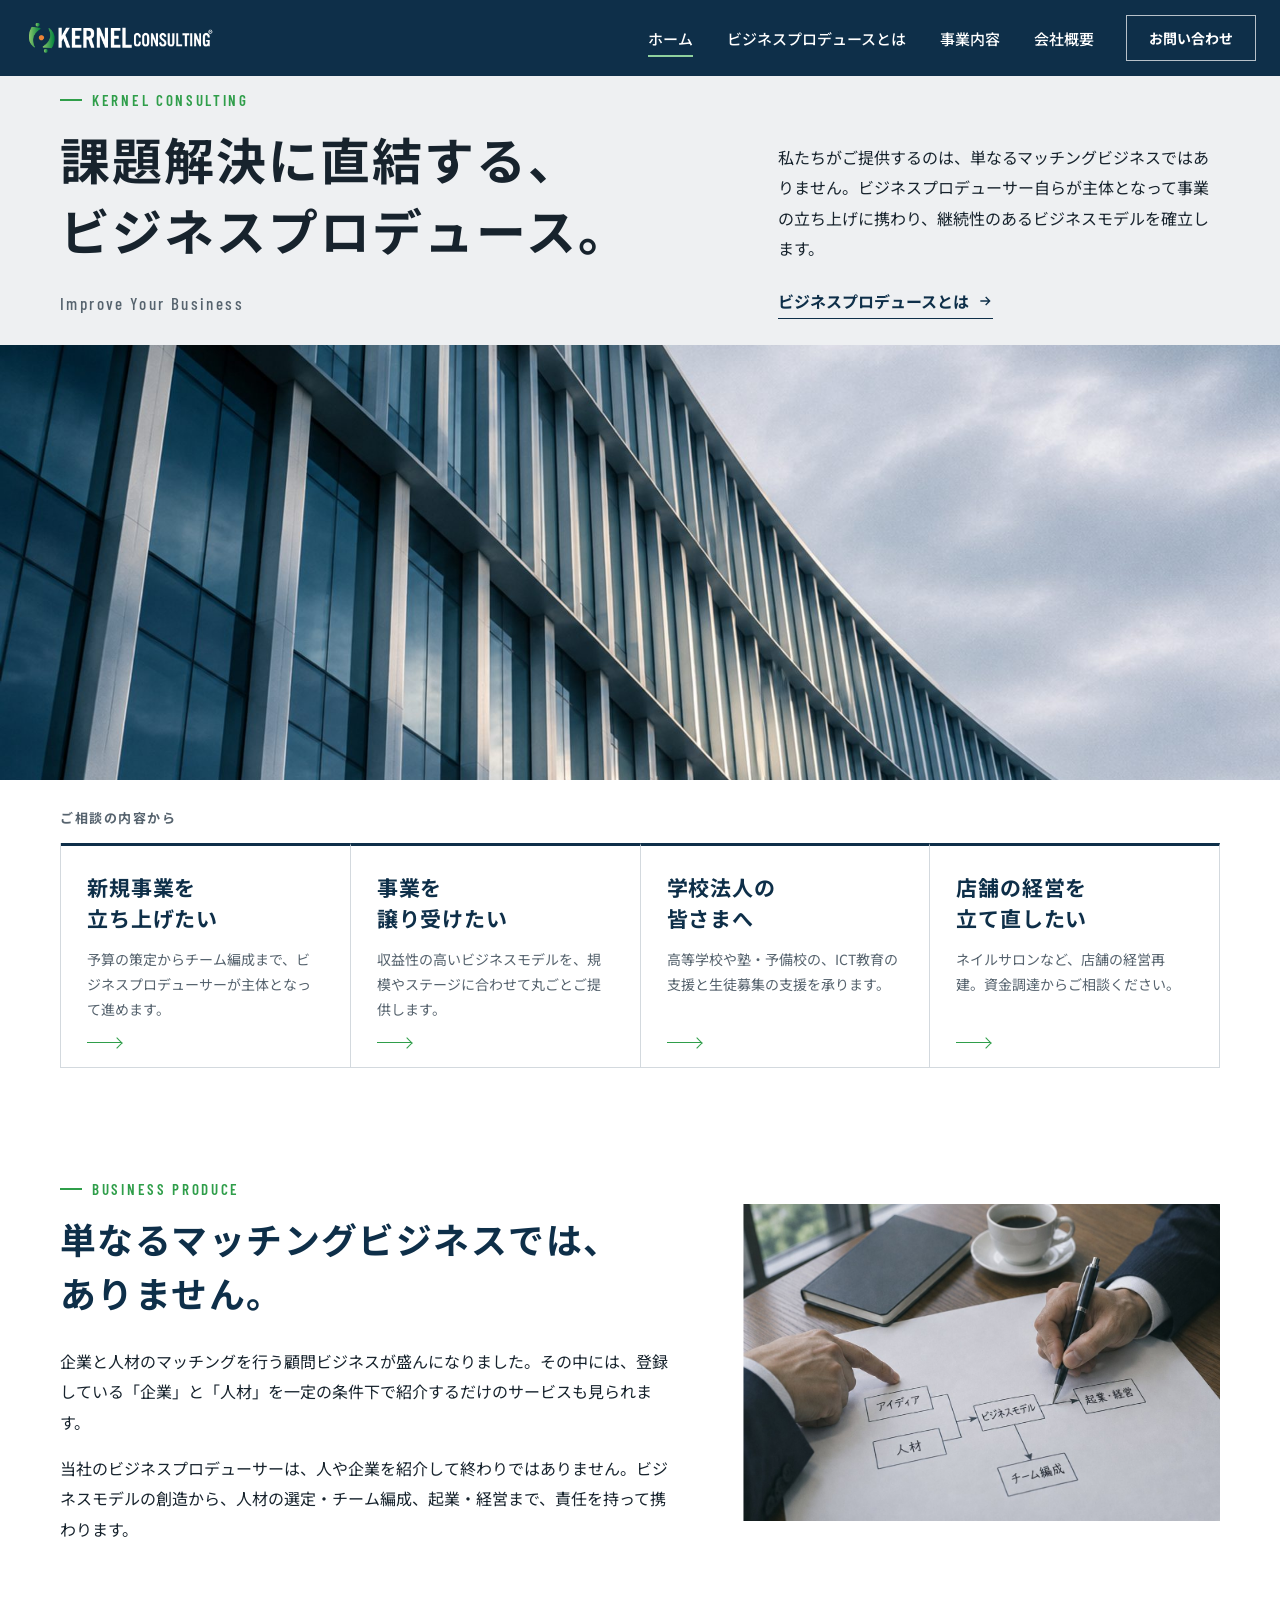
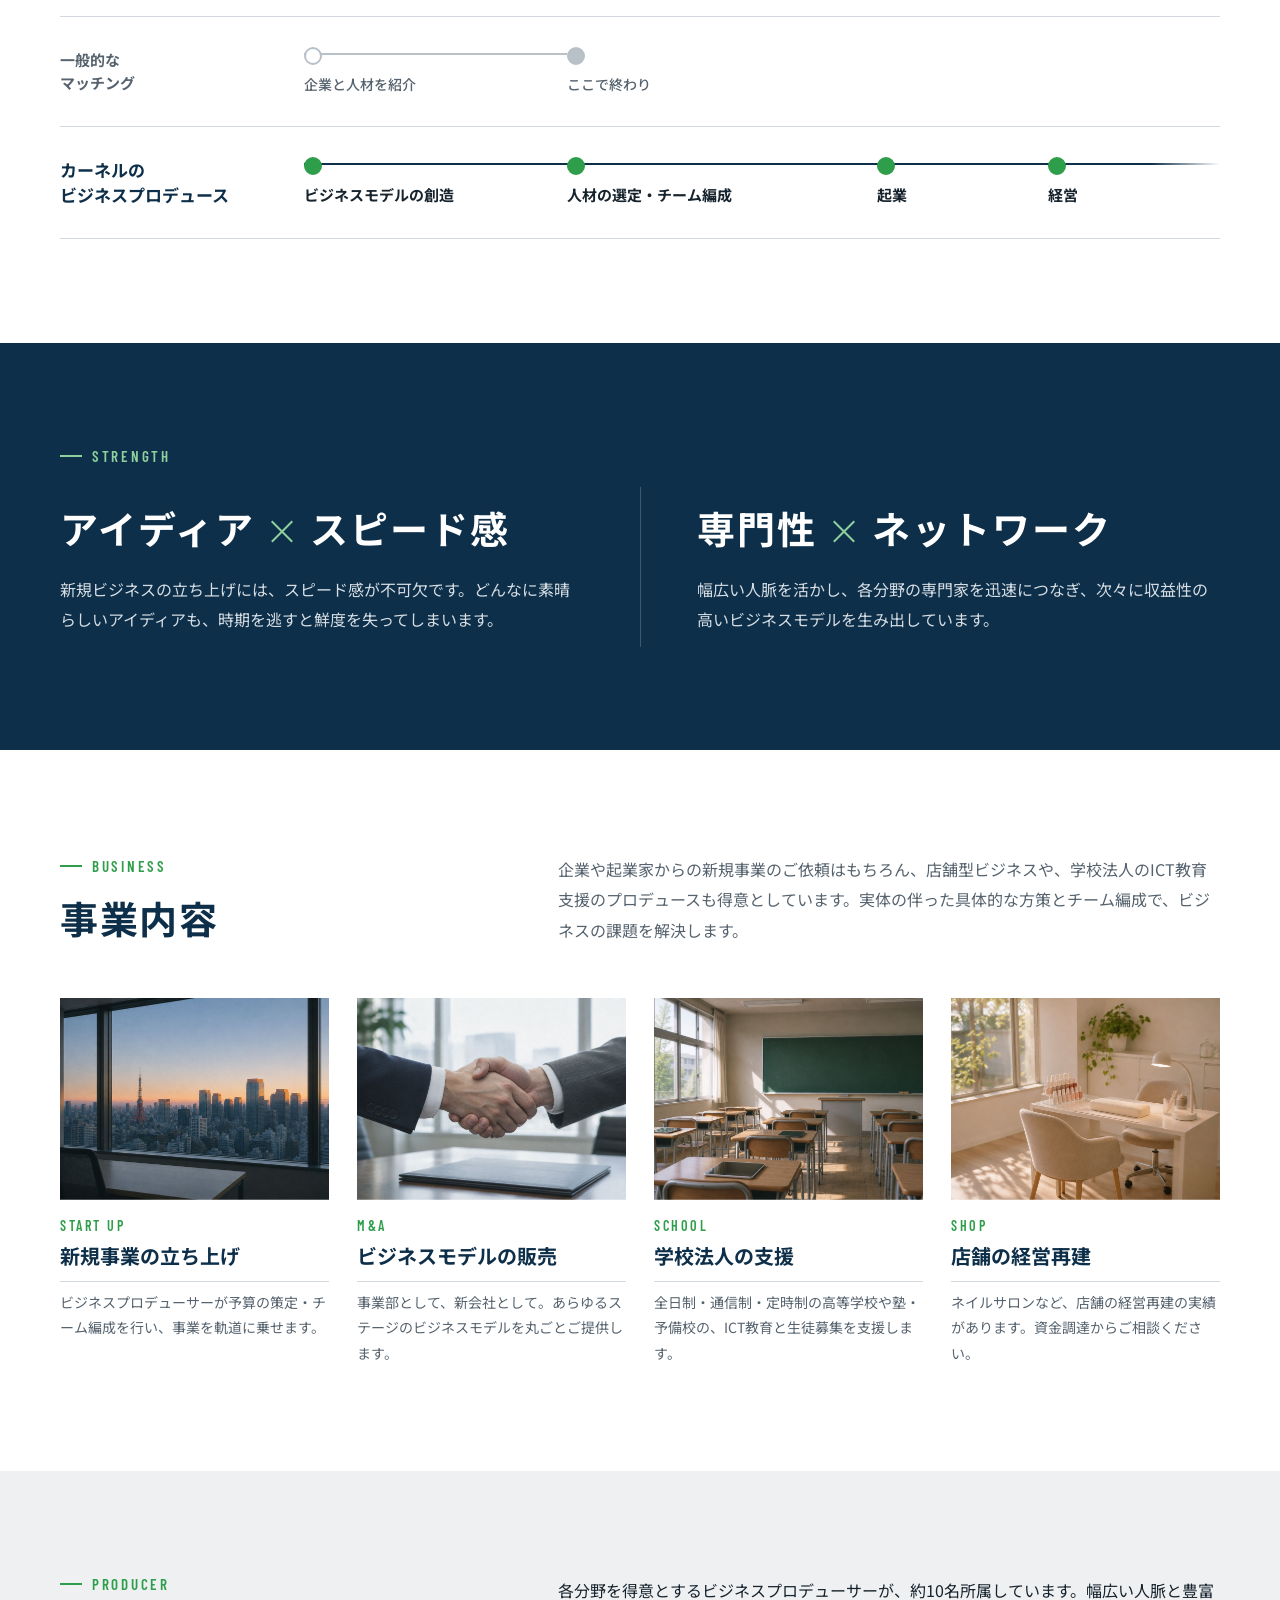
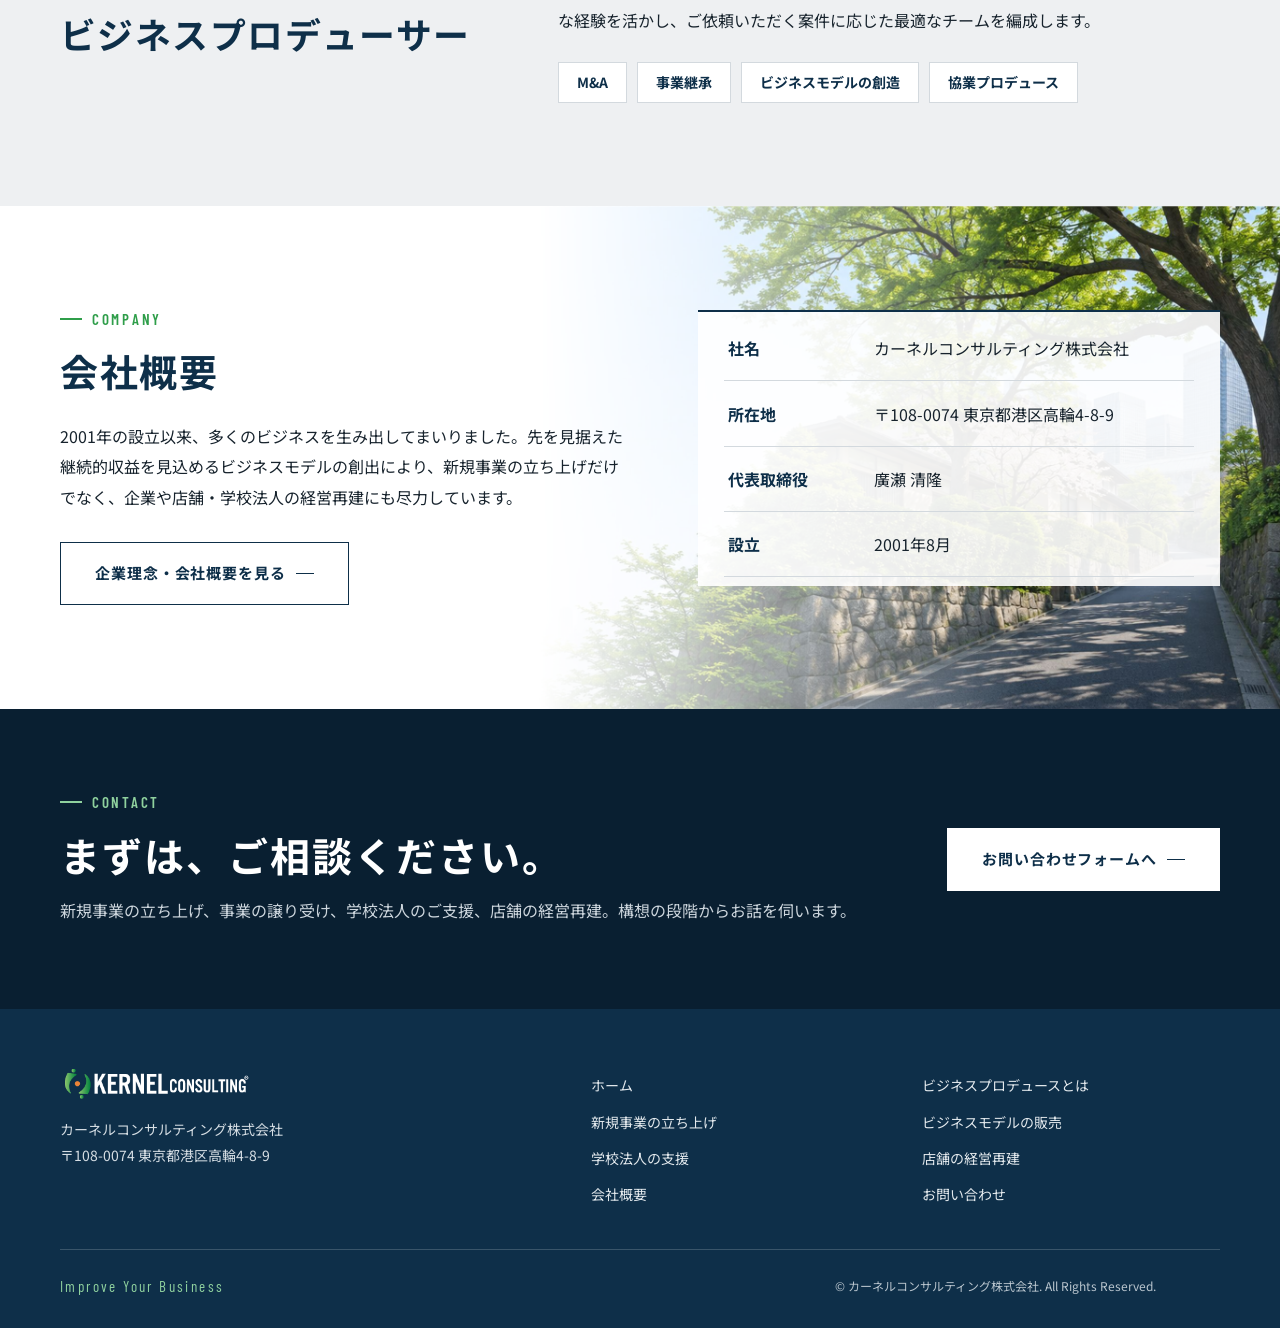
<file: index.html>
<!DOCTYPE html>
<html lang="ja">
<head>
<meta charset="UTF-8">
<meta name="viewport" content="width=device-width, initial-scale=1">
<meta name="robots" content="noindex, nofollow, noarchive">
<meta name="darkreader-lock">
<script>document.documentElement.className="js";</script>
<title>【試作】課題解決に直結するビジネスプロデュース｜カーネルコンサルティング株式会社</title>
<meta name="description" content="カーネルコンサルティング株式会社の公式サイト（確認用の試作版）。単なるマッチングではなく、ビジネスプロデューサー自らが事業の立ち上げに携わり、継続性のあるビジネスモデルを確立します。">
<link rel="icon" href="assets/img/favicon.ico">
<link rel="preconnect" href="https://fonts.googleapis.com">
<link rel="preconnect" href="https://fonts.gstatic.com" crossorigin>
<link rel="stylesheet" href="https://fonts.googleapis.com/css2?family=Barlow+Condensed:wght@500;600&family=Noto+Sans+JP:wght@400;500;700&display=swap">
<link rel="stylesheet" href="assets/css/style.css?v=202611060308">
</head>
<body id="top" class="home">

<header class="site-header" id="siteHeader">
	<div class="hd-inner">
		<a href="index.html" class="brand"><img src="assets/img/logo.png" width="383" height="50" alt="カーネルコンサルティング株式会社"></a>
		<nav class="g-nav" aria-label="メインメニュー">
			<ul>
				<li><a href="index.html" aria-current="page">ホーム</a></li>
				<li><a href="index.html#about">ビジネスプロデュースとは</a></li>
				<li><a href="business.html">事業内容</a></li>
				<li><a href="company.html">会社概要</a></li>
			</ul>
		</nav>
		<a href="contact.html" class="hd-cta">お問い合わせ</a>
		<button class="menu-btn" id="menuBtn" type="button" aria-label="メニューを開く" aria-expanded="false" aria-controls="mobileMenu"><span></span><span></span><span></span></button>
	</div>
</header>

<div class="menu-shade" id="menuShade" hidden></div>
<div class="mobile-menu" id="mobileMenu" hidden>
	<ul>
		<li><a href="index.html">ホーム</a></li>
		<li><a href="index.html#about">ビジネスプロデュースとは</a></li>
		<li><a href="business.html">事業内容</a></li>
		<li><a href="company.html">会社概要</a></li>
		<li><a href="contact.html" class="mm-cta">お問い合わせ</a></li>
	</ul>
</div>

<main>
<section class="hero" id="hero">
	<div class="inner hero-grid">
		<div class="hero-main">
			<p class="eyebrow fx from-l" style="--d:.1s">KERNEL CONSULTING</p>
			<h1><span class="fx from-l" style="--d:.35s">課題解決に直結する、</span><span class="fx from-r" style="--d:.85s">ビジネスプロデュース。</span></h1>
			<p class="hero-en fx from-l" style="--d:1.45s">Improve Your Business</p>
		</div>
		<div class="hero-side">
			<p class="fx from-r" style="--d:1.7s">私たちがご提供するのは、単なるマッチングビジネスではありません。ビジネスプロデューサー自らが主体となって事業の立ち上げに携わり、継続性のあるビジネスモデルを確立します。</p>
			<a href="#about" class="text-link fx from-r" style="--d:2.05s">ビジネスプロデュースとは<svg viewBox="0 0 24 24" width="16" height="16" aria-hidden="true"><path d="M5 12h14M13 6l6 6-6 6" fill="none" stroke="currentColor" stroke-width="2"/></svg></a>
		</div>
	</div>
	<div class="hero-photo"><img src="assets/img/hero.jpg?v=202611060308" alt="" width="1920" height="1080"></div>
</section>

<section class="entries" aria-label="ご相談の内容から探す">
	<div class="inner">
		<p class="entries-lead">ご相談の内容から</p>
		<ul class="entry-list">
			<li><a href="business.html#startup">
				<span class="entry-t">新規事業を<br>立ち上げたい</span>
				<span class="entry-d">予算の策定からチーム編成まで、ビジネスプロデューサーが主体となって進めます。</span>
				<span class="entry-ar" aria-hidden="true"></span>
			</a></li>
			<li><a href="business.html#ma">
				<span class="entry-t">事業を<br>譲り受けたい</span>
				<span class="entry-d">収益性の高いビジネスモデルを、規模やステージに合わせて丸ごとご提供します。</span>
				<span class="entry-ar" aria-hidden="true"></span>
			</a></li>
			<li><a href="business.html#school">
				<span class="entry-t">学校法人の<br>皆さまへ</span>
				<span class="entry-d">高等学校や塾・予備校の、ICT教育の支援と生徒募集の支援を承ります。</span>
				<span class="entry-ar" aria-hidden="true"></span>
			</a></li>
			<li><a href="business.html#shop">
				<span class="entry-t">店舗の経営を<br>立て直したい</span>
				<span class="entry-d">ネイルサロンなど、店舗の経営再建。資金調達からご相談ください。</span>
				<span class="entry-ar" aria-hidden="true"></span>
			</a></li>
		</ul>
	</div>
</section>

<section class="about sec" id="about">
	<div class="inner">
		<div class="about-grid">
			<div class="about-text">
				<p class="eyebrow">BUSINESS PRODUCE</p>
				<h2><span>単なるマッチングビジネスでは、</span><span>ありません。</span></h2>
				<p>企業と人材のマッチングを行う顧問ビジネスが盛んになりました。その中には、登録している「企業」と「人材」を一定の条件下で紹介するだけのサービスも見られます。</p>
				<p>当社のビジネスプロデューサーは、人や企業を紹介して終わりではありません。ビジネスモデルの創造から、人材の選定・チーム編成、起業・経営まで、責任を持って携わります。</p>
			</div>
			<div class="about-photo"><img src="assets/img/about.jpg?v=202611060308" alt="" width="1200" height="800" loading="lazy"></div>
		</div>

		<div class="flow" role="img" aria-label="一般的なマッチングは紹介して終わり。カーネルコンサルティングのビジネスプロデュースは、ビジネスモデルの創造、人材の選定・チーム編成、起業、経営まで携わります。">
			<div class="flow-row is-short">
				<p class="flow-name">一般的な<br>マッチング</p>
				<ol class="flow-steps">
					<li><span>企業と人材を紹介</span></li>
					<li class="end"><span>ここで終わり</span></li>
				</ol>
			</div>
			<div class="flow-row is-full">
				<p class="flow-name">カーネルの<br>ビジネスプロデュース</p>
				<ol class="flow-steps">
					<li><span>ビジネスモデルの創造</span></li>
					<li><span>人材の選定・チーム編成</span></li>
					<li><span>起業</span></li>
					<li><span>経営</span></li>
				</ol>
			</div>
		</div>
	</div>
</section>

<section class="strength sec" id="strength">
	<div class="inner">
		<p class="eyebrow on-dark">STRENGTH</p>
		<h2 class="sr-only">強み</h2>
		<div class="pair-list">
			<div class="pair">
				<h3><span>アイディア</span><i class="x" aria-label="かける"></i><span>スピード感</span></h3>
				<p>新規ビジネスの立ち上げには、スピード感が不可欠です。どんなに素晴らしいアイディアも、時期を逃すと鮮度を失ってしまいます。</p>
			</div>
			<div class="pair">
				<h3><span>専門性</span><i class="x" aria-label="かける"></i><span>ネットワーク</span></h3>
				<p>幅広い人脈を活かし、各分野の専門家を迅速につなぎ、次々に収益性の高いビジネスモデルを生み出しています。</p>
			</div>
		</div>
	</div>
</section>

<section class="biz sec" id="business">
	<div class="inner">
		<div class="sec-head">
			<div>
				<p class="eyebrow">BUSINESS</p>
				<h2>事業内容</h2>
			</div>
			<p class="sec-lead">企業や起業家からの新規事業のご依頼はもちろん、店舗型ビジネスや、学校法人のICT教育支援のプロデュースも得意としています。実体の伴った具体的な方策とチーム編成で、ビジネスの課題を解決します。</p>
		</div>
		<ul class="biz-list">
			<li><a href="business.html#startup">
				<span class="biz-img"><img src="assets/img/biz-startup.jpg?v=202611060308" alt="" width="900" height="600" loading="lazy"></span>
				<span class="biz-en">START UP</span>
				<span class="biz-t">新規事業の立ち上げ</span>
				<span class="biz-d">ビジネスプロデューサーが予算の策定・チーム編成を行い、事業を軌道に乗せます。</span>
			</a></li>
			<li><a href="business.html#ma">
				<span class="biz-img"><img src="assets/img/biz-ma.jpg?v=202611060308" alt="" width="900" height="600" loading="lazy"></span>
				<span class="biz-en">M&amp;A</span>
				<span class="biz-t">ビジネスモデルの販売</span>
				<span class="biz-d">事業部として、新会社として。あらゆるステージのビジネスモデルを丸ごとご提供します。</span>
			</a></li>
			<li><a href="business.html#school">
				<span class="biz-img"><img src="assets/img/biz-school.jpg?v=202611060308" alt="" width="900" height="600" loading="lazy"></span>
				<span class="biz-en">SCHOOL</span>
				<span class="biz-t">学校法人の支援</span>
				<span class="biz-d">全日制・通信制・定時制の高等学校や塾・予備校の、ICT教育と生徒募集を支援します。</span>
			</a></li>
			<li><a href="business.html#shop">
				<span class="biz-img"><img src="assets/img/biz-shop.jpg?v=202611060308" alt="" width="900" height="600" loading="lazy"></span>
				<span class="biz-en">SHOP</span>
				<span class="biz-t">店舗の経営再建</span>
				<span class="biz-d">ネイルサロンなど、店舗の経営再建の実績があります。資金調達からご相談ください。</span>
			</a></li>
		</ul>
	</div>
</section>

<section class="producer sec" id="producer">
	<div class="inner producer-grid">
		<div>
			<p class="eyebrow">PRODUCER</p>
			<h2>ビジネスプロデューサー</h2>
		</div>
		<div>
			<p>各分野を得意とするビジネスプロデューサーが、約10名所属しています。幅広い人脈と豊富な経験を活かし、ご依頼いただく案件に応じた最適なチームを編成します。</p>
			<ul class="field-list">
				<li>M&amp;A</li>
				<li>事業継承</li>
				<li>ビジネスモデルの創造</li>
				<li>協業プロデュース</li>
			</ul>
		</div>
	</div>
</section>

<section class="outline sec has-town" id="company">
	<div class="inner outline-grid">
		<div>
			<p class="eyebrow">COMPANY</p>
			<h2>会社概要</h2>
			<p>2001年の設立以来、多くのビジネスを生み出してまいりました。先を見据えた継続的収益を見込めるビジネスモデルの創出により、新規事業の立ち上げだけでなく、企業や店舗・学校法人の経営再建にも尽力しています。</p>
			<a href="company.html" class="btn btn-line">企業理念・会社概要を見る</a>
		</div>
		<dl class="mini-table">
			<div><dt>社名</dt><dd><span class="nb">カーネルコンサルティング</span><span class="nb">株式会社</span></dd></div>
			<div><dt>所在地</dt><dd><span class="nb">〒108-0074&nbsp;</span><span class="nb">東京都港区高輪4-8-9</span></dd></div>
			<div><dt>代表取締役</dt><dd>廣瀬 清隆</dd></div>
			<div><dt>設立</dt><dd>2001年8月</dd></div>
		</dl>
	</div>
	<div class="town-bg"><img src="assets/img/takanawa.jpg?v=202611060308" alt="" width="1600" height="1067" loading="lazy"></div>
</section>

<section class="cta">
	<div class="inner cta-grid">
		<div>
			<p class="eyebrow on-dark">CONTACT</p>
			<h2>まずは、ご相談ください。</h2>
			<p>新規事業の立ち上げ、事業の譲り受け、学校法人のご支援、店舗の経営再建。構想の段階からお話を伺います。</p>
		</div>
		<a href="contact.html" class="btn btn-white">お問い合わせフォームへ</a>
	</div>
</section>

</main>

<footer class="site-footer">
	<div class="inner">
		<div class="ft-top">
			<div class="ft-brand">
				<img src="assets/img/logo.png" width="383" height="50" alt="カーネルコンサルティング株式会社">
				<p>カーネルコンサルティング株式会社<br>〒108-0074 東京都港区高輪4-8-9</p>
			</div>
			<ul class="ft-nav">
				<li><a href="index.html">ホーム</a></li>
				<li><a href="index.html#about">ビジネスプロデュースとは</a></li>
				<li><a href="business.html#startup">新規事業の立ち上げ</a></li>
				<li><a href="business.html#ma">ビジネスモデルの販売</a></li>
				<li><a href="business.html#school">学校法人の支援</a></li>
				<li><a href="business.html#shop">店舗の経営再建</a></li>
				<li><a href="company.html">会社概要</a></li>
				<li><a href="contact.html">お問い合わせ</a></li>
			</ul>
		</div>
		<div class="ft-bottom">
			<p class="ft-tagline">Improve Your Business</p>
			<p class="copy">&copy; カーネルコンサルティング株式会社. All Rights Reserved.</p>
		</div>
	</div>
</footer>

<a href="#top" class="to-top" id="toTop" aria-label="ページの先頭へ"><svg viewBox="0 0 24 24" width="18" height="18" aria-hidden="true"><path d="M5 15l7-7 7 7" fill="none" stroke="currentColor" stroke-width="2"/></svg></a>
<script src="assets/js/main.js?v=202611060308"></script>
</body>
</html>
</file>
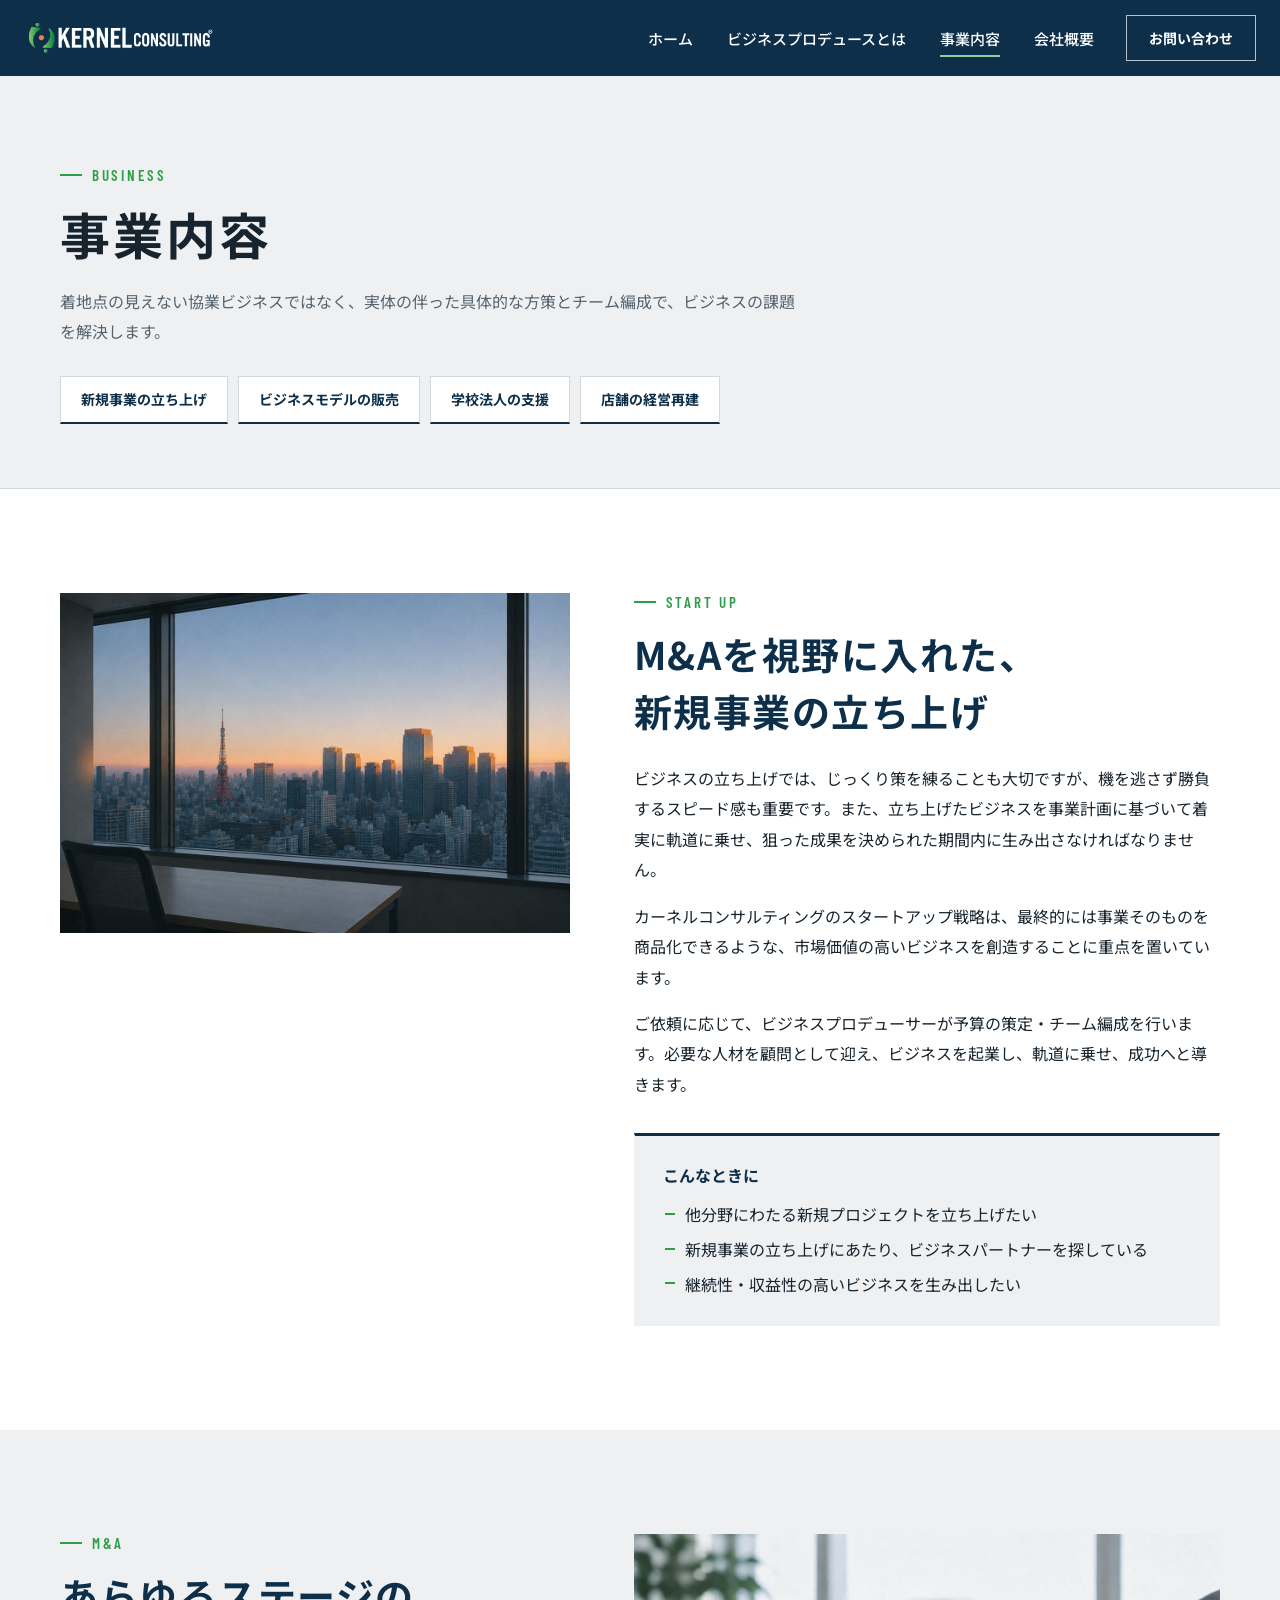
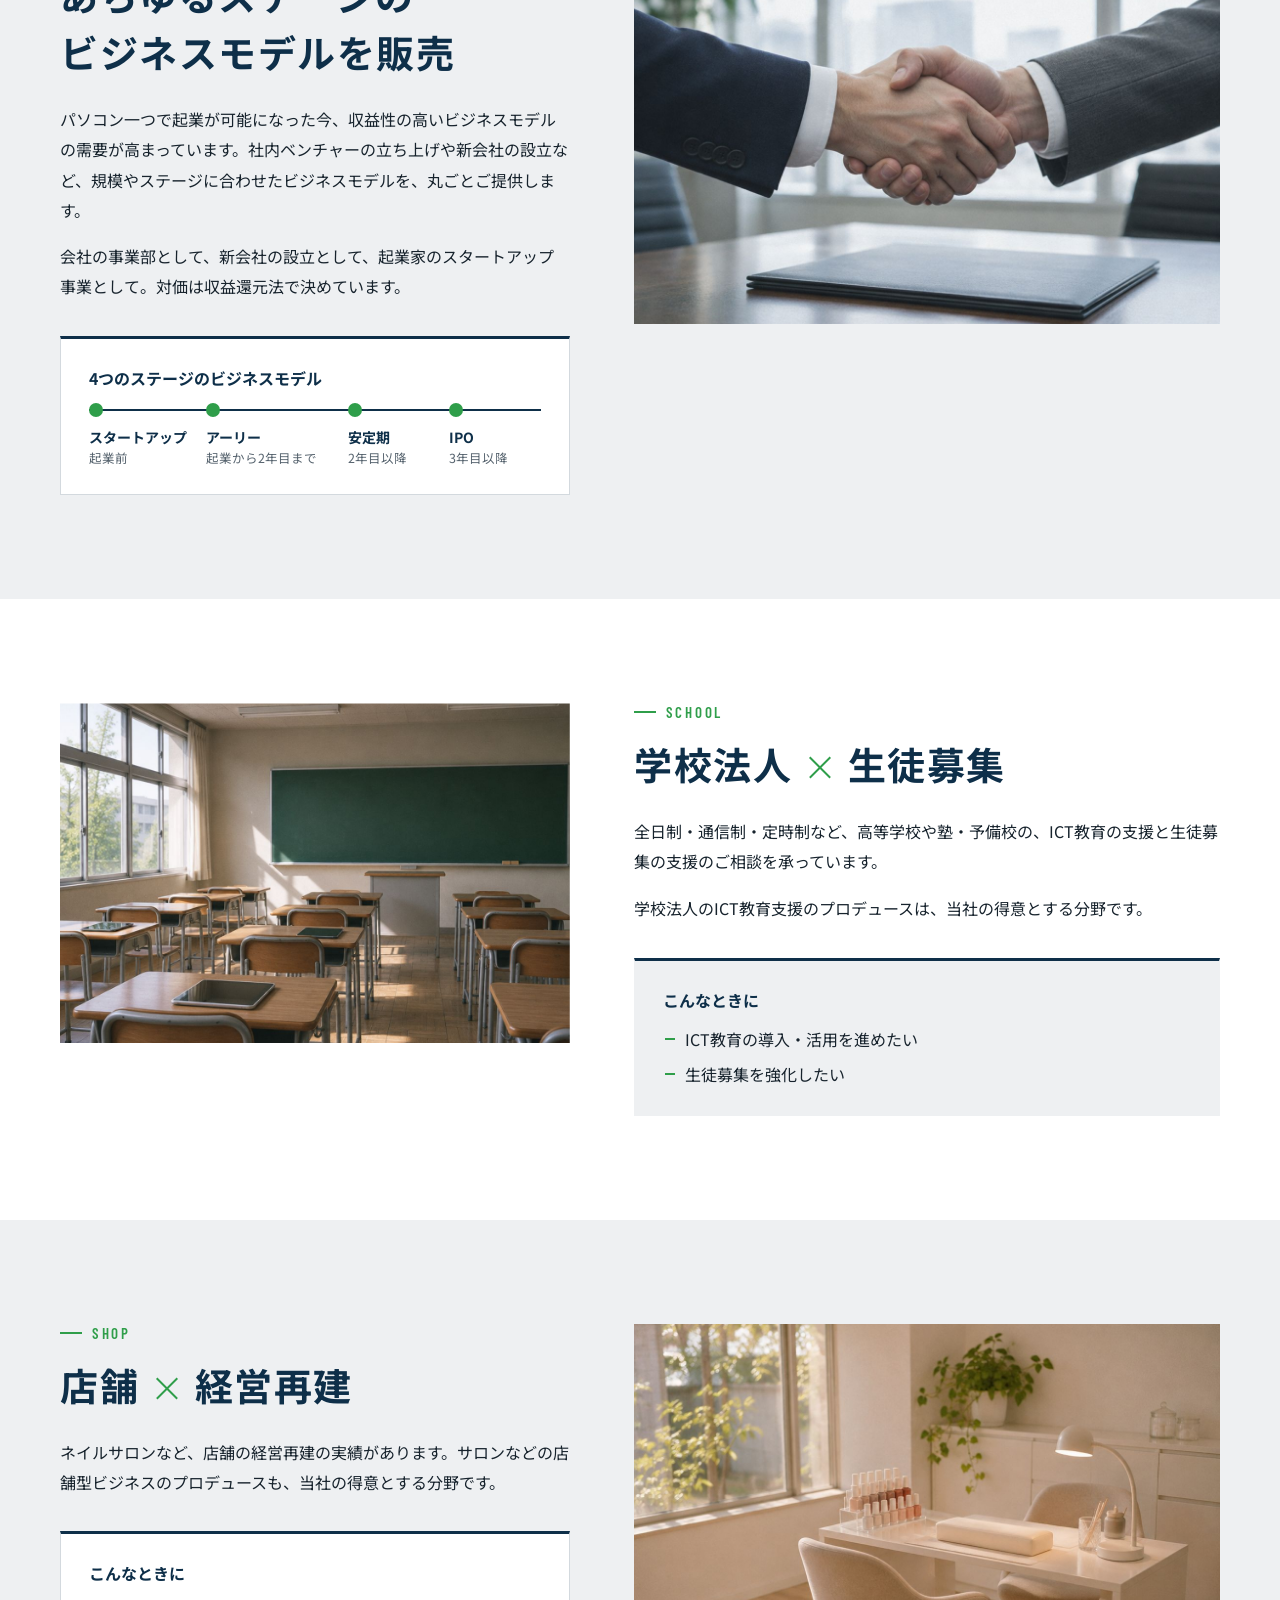
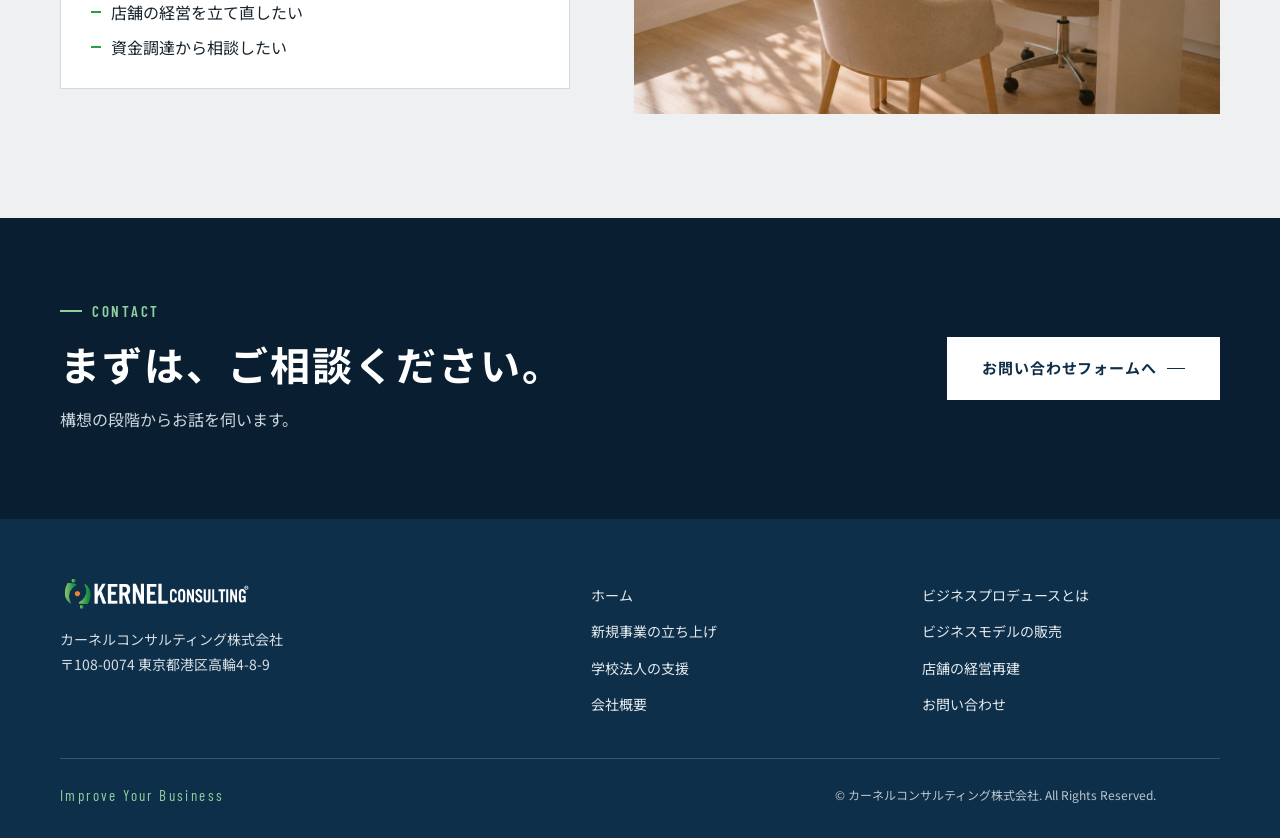
<file: business.html>
<!DOCTYPE html>
<html lang="ja">
<head>
<meta charset="UTF-8">
<meta name="viewport" content="width=device-width, initial-scale=1">
<meta name="robots" content="noindex, nofollow, noarchive">
<meta name="darkreader-lock">
<script>document.documentElement.className="js";</script>
<title>【試作】事業内容｜カーネルコンサルティング株式会社</title>
<meta name="description" content="カーネルコンサルティングの事業内容（確認用の試作版）。新規事業の立ち上げ、ビジネスモデルの販売、学校法人の支援、店舗の経営再建。">
<link rel="icon" href="assets/img/favicon.ico">
<link rel="preconnect" href="https://fonts.googleapis.com">
<link rel="preconnect" href="https://fonts.gstatic.com" crossorigin>
<link rel="stylesheet" href="https://fonts.googleapis.com/css2?family=Barlow+Condensed:wght@500;600&family=Noto+Sans+JP:wght@400;500;700&display=swap">
<link rel="stylesheet" href="assets/css/style.css?v=202611060308">
</head>
<body id="top" class="sub">

<header class="site-header" id="siteHeader">
	<div class="hd-inner">
		<a href="index.html" class="brand"><img src="assets/img/logo.png" width="383" height="50" alt="カーネルコンサルティング株式会社"></a>
		<nav class="g-nav" aria-label="メインメニュー">
			<ul>
				<li><a href="index.html">ホーム</a></li>
				<li><a href="index.html#about">ビジネスプロデュースとは</a></li>
				<li><a href="business.html" aria-current="page">事業内容</a></li>
				<li><a href="company.html">会社概要</a></li>
			</ul>
		</nav>
		<a href="contact.html" class="hd-cta">お問い合わせ</a>
		<button class="menu-btn" id="menuBtn" type="button" aria-label="メニューを開く" aria-expanded="false" aria-controls="mobileMenu"><span></span><span></span><span></span></button>
	</div>
</header>

<div class="menu-shade" id="menuShade" hidden></div>
<div class="mobile-menu" id="mobileMenu" hidden>
	<ul>
		<li><a href="index.html">ホーム</a></li>
		<li><a href="index.html#about">ビジネスプロデュースとは</a></li>
		<li><a href="business.html">事業内容</a></li>
		<li><a href="company.html">会社概要</a></li>
		<li><a href="contact.html" class="mm-cta">お問い合わせ</a></li>
	</ul>
</div>

<main>
<section class="page-head">
	<div class="inner">
		<p class="eyebrow">BUSINESS</p>
		<h1>事業内容</h1>
		<p class="page-lead">着地点の見えない協業ビジネスではなく、実体の伴った具体的な方策とチーム編成で、ビジネスの課題を解決します。</p>
		<ul class="page-anchors">
			<li><a href="#startup">新規事業の立ち上げ</a></li>
			<li><a href="#ma">ビジネスモデルの販売</a></li>
			<li><a href="#school">学校法人の支援</a></li>
			<li><a href="#shop">店舗の経営再建</a></li>
		</ul>
	</div>
</section>

<section class="svc sec" id="startup">
	<div class="inner svc-grid">
		<div class="svc-photo"><img src="assets/img/biz-startup.jpg?v=202611060308" alt="" width="900" height="600"></div>
		<div class="svc-text">
			<p class="eyebrow">START UP</p>
			<h2>M&amp;Aを視野に入れた、<br>新規事業の立ち上げ</h2>
			<p>ビジネスの立ち上げでは、じっくり策を練ることも大切ですが、機を逃さず勝負するスピード感も重要です。また、立ち上げたビジネスを事業計画に基づいて着実に軌道に乗せ、狙った成果を決められた期間内に生み出さなければなりません。</p>
			<p>カーネルコンサルティングのスタートアップ戦略は、最終的には事業そのものを商品化できるような、市場価値の高いビジネスを創造することに重点を置いています。</p>
			<p>ご依頼に応じて、ビジネスプロデューサーが予算の策定・チーム編成を行います。必要な人材を顧問として迎え、ビジネスを起業し、軌道に乗せ、成功へと導きます。</p>
			<div class="want">
				<h3>こんなときに</h3>
				<ul>
					<li>他分野にわたる新規プロジェクトを立ち上げたい</li>
					<li>新規事業の立ち上げにあたり、ビジネスパートナーを探している</li>
					<li>継続性・収益性の高いビジネスを生み出したい</li>
				</ul>
			</div>
		</div>
	</div>
</section>

<section class="svc sec alt" id="ma">
	<div class="inner svc-grid rev">
		<div class="svc-photo"><img src="assets/img/biz-ma.jpg?v=202611060308" alt="" width="900" height="600" loading="lazy"></div>
		<div class="svc-text">
			<p class="eyebrow">M&amp;A</p>
			<h2>あらゆるステージの<br>ビジネスモデルを販売</h2>
			<p>パソコン一つで起業が可能になった今、収益性の高いビジネスモデルの需要が高まっています。社内ベンチャーの立ち上げや新会社の設立など、規模やステージに合わせたビジネスモデルを、丸ごとご提供します。</p>
			<p>会社の事業部として、新会社の設立として、起業家のスタートアップ事業として。対価は収益還元法で決めています。</p>
			<div class="want">
				<h3>4つのステージのビジネスモデル</h3>
				<ol class="stage-list">
					<li><b>スタートアップ</b><span>起業前</span></li>
					<li><b>アーリー</b><span>起業から2年目まで</span></li>
					<li><b>安定期</b><span>2年目以降</span></li>
					<li><b>IPO</b><span>3年目以降</span></li>
				</ol>
			</div>
		</div>
	</div>
</section>

<section class="svc sec" id="school">
	<div class="inner svc-grid">
		<div class="svc-photo"><img src="assets/img/biz-school.jpg?v=202611060308" alt="" width="900" height="600" loading="lazy"></div>
		<div class="svc-text">
			<p class="eyebrow">SCHOOL</p>
			<h2 class="pair-h"><span>学校法人</span><i class="x" aria-label="かける"></i><span>生徒募集</span></h2>
			<p>全日制・通信制・定時制など、高等学校や塾・予備校の、ICT教育の支援と生徒募集の支援のご相談を承っています。</p>
			<p>学校法人のICT教育支援のプロデュースは、当社の得意とする分野です。</p>
			<div class="want">
				<h3>こんなときに</h3>
				<ul>
					<li>ICT教育の導入・活用を進めたい</li>
					<li>生徒募集を強化したい</li>
				</ul>
			</div>
		</div>
	</div>
</section>

<section class="svc sec alt" id="shop">
	<div class="inner svc-grid rev">
		<div class="svc-photo"><img src="assets/img/biz-shop.jpg?v=202611060308" alt="" width="900" height="600" loading="lazy"></div>
		<div class="svc-text">
			<p class="eyebrow">SHOP</p>
			<h2 class="pair-h"><span>店舗</span><i class="x" aria-label="かける"></i><span>経営再建</span></h2>
			<p>ネイルサロンなど、店舗の経営再建の実績があります。サロンなどの店舗型ビジネスのプロデュースも、当社の得意とする分野です。</p>
			<div class="want">
				<h3>こんなときに</h3>
				<ul>
					<li>店舗の経営を立て直したい</li>
					<li>資金調達から相談したい</li>
				</ul>
			</div>
		</div>
	</div>
</section>

<section class="cta">
	<div class="inner cta-grid">
		<div>
			<p class="eyebrow on-dark">CONTACT</p>
			<h2>まずは、ご相談ください。</h2>
			<p>構想の段階からお話を伺います。</p>
		</div>
		<a href="contact.html" class="btn btn-white">お問い合わせフォームへ</a>
	</div>
</section>

</main>

<footer class="site-footer">
	<div class="inner">
		<div class="ft-top">
			<div class="ft-brand">
				<img src="assets/img/logo.png" width="383" height="50" alt="カーネルコンサルティング株式会社">
				<p>カーネルコンサルティング株式会社<br>〒108-0074 東京都港区高輪4-8-9</p>
			</div>
			<ul class="ft-nav">
				<li><a href="index.html">ホーム</a></li>
				<li><a href="index.html#about">ビジネスプロデュースとは</a></li>
				<li><a href="business.html#startup">新規事業の立ち上げ</a></li>
				<li><a href="business.html#ma">ビジネスモデルの販売</a></li>
				<li><a href="business.html#school">学校法人の支援</a></li>
				<li><a href="business.html#shop">店舗の経営再建</a></li>
				<li><a href="company.html">会社概要</a></li>
				<li><a href="contact.html">お問い合わせ</a></li>
			</ul>
		</div>
		<div class="ft-bottom">
			<p class="ft-tagline">Improve Your Business</p>
			<p class="copy">&copy; カーネルコンサルティング株式会社. All Rights Reserved.</p>
		</div>
	</div>
</footer>

<a href="#top" class="to-top" id="toTop" aria-label="ページの先頭へ"><svg viewBox="0 0 24 24" width="18" height="18" aria-hidden="true"><path d="M5 15l7-7 7 7" fill="none" stroke="currentColor" stroke-width="2"/></svg></a>
<script src="assets/js/main.js?v=202611060308"></script>
</body>
</html>
</file>
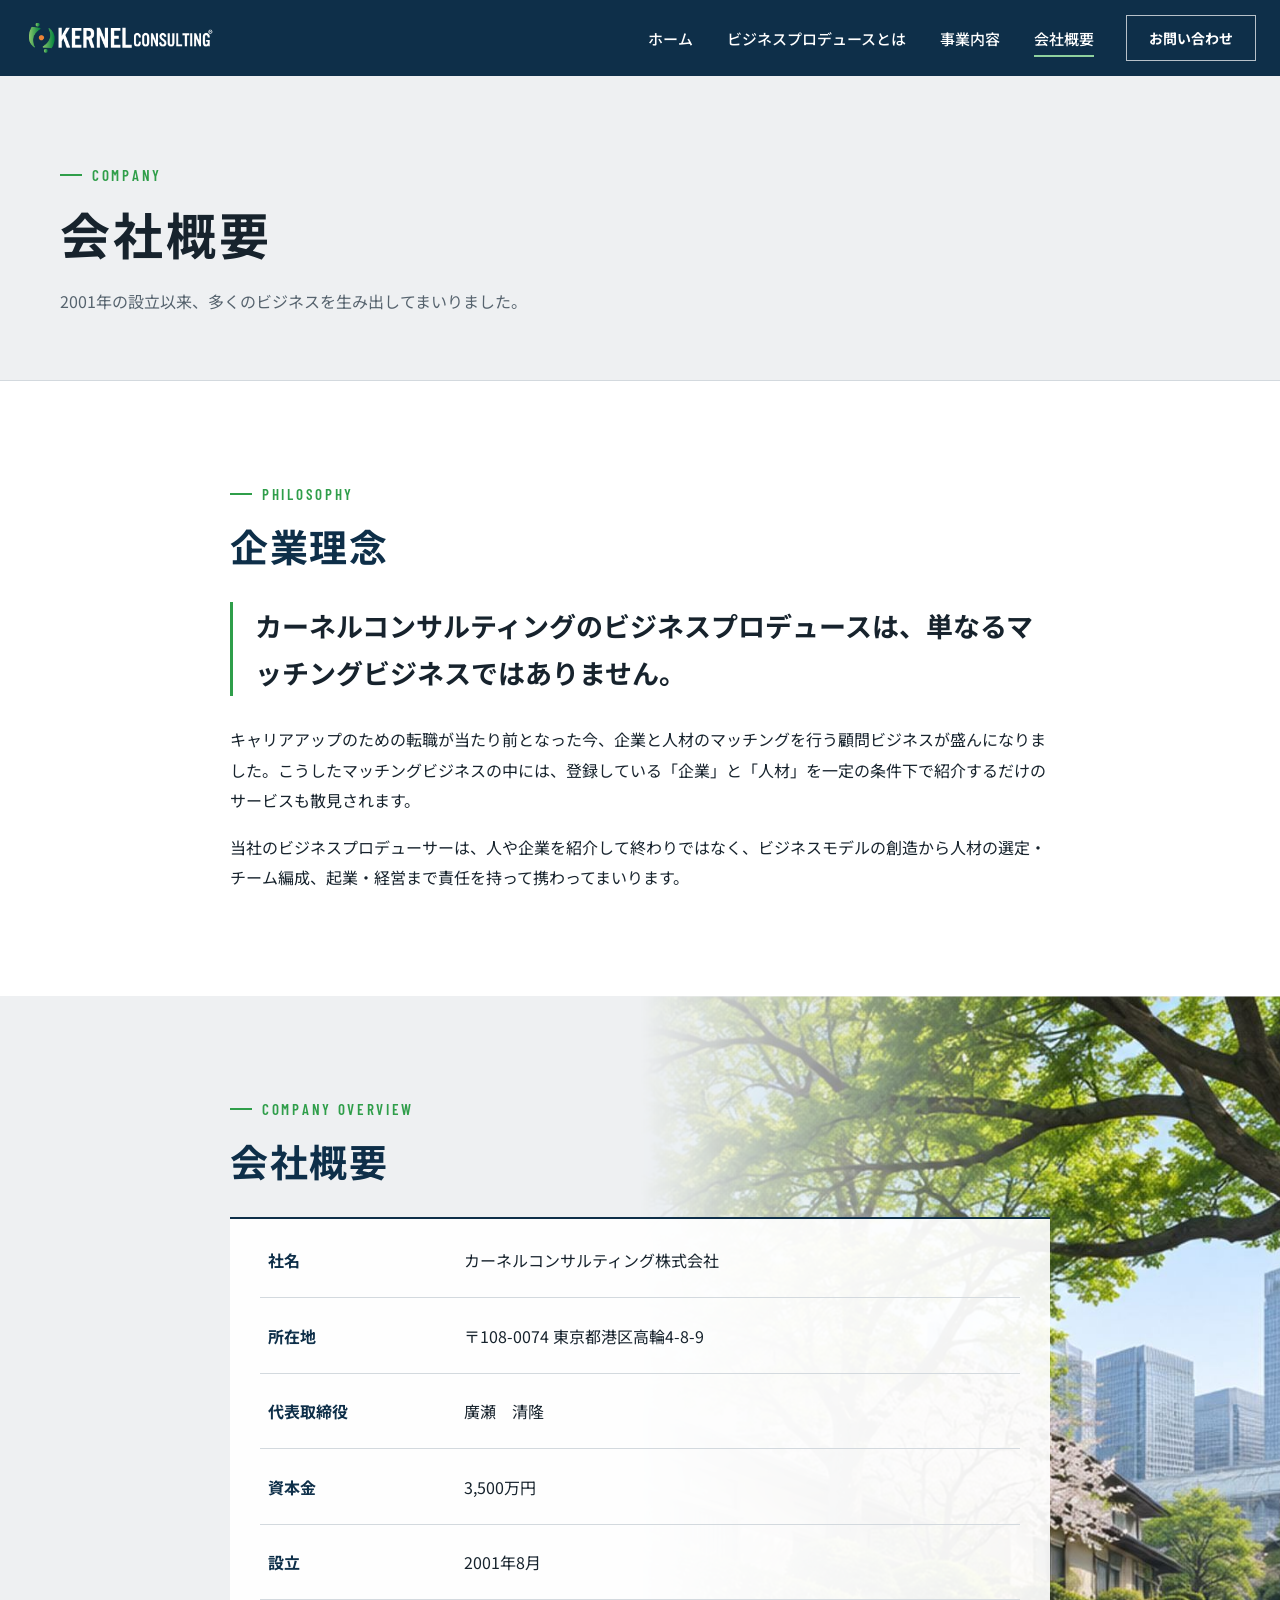
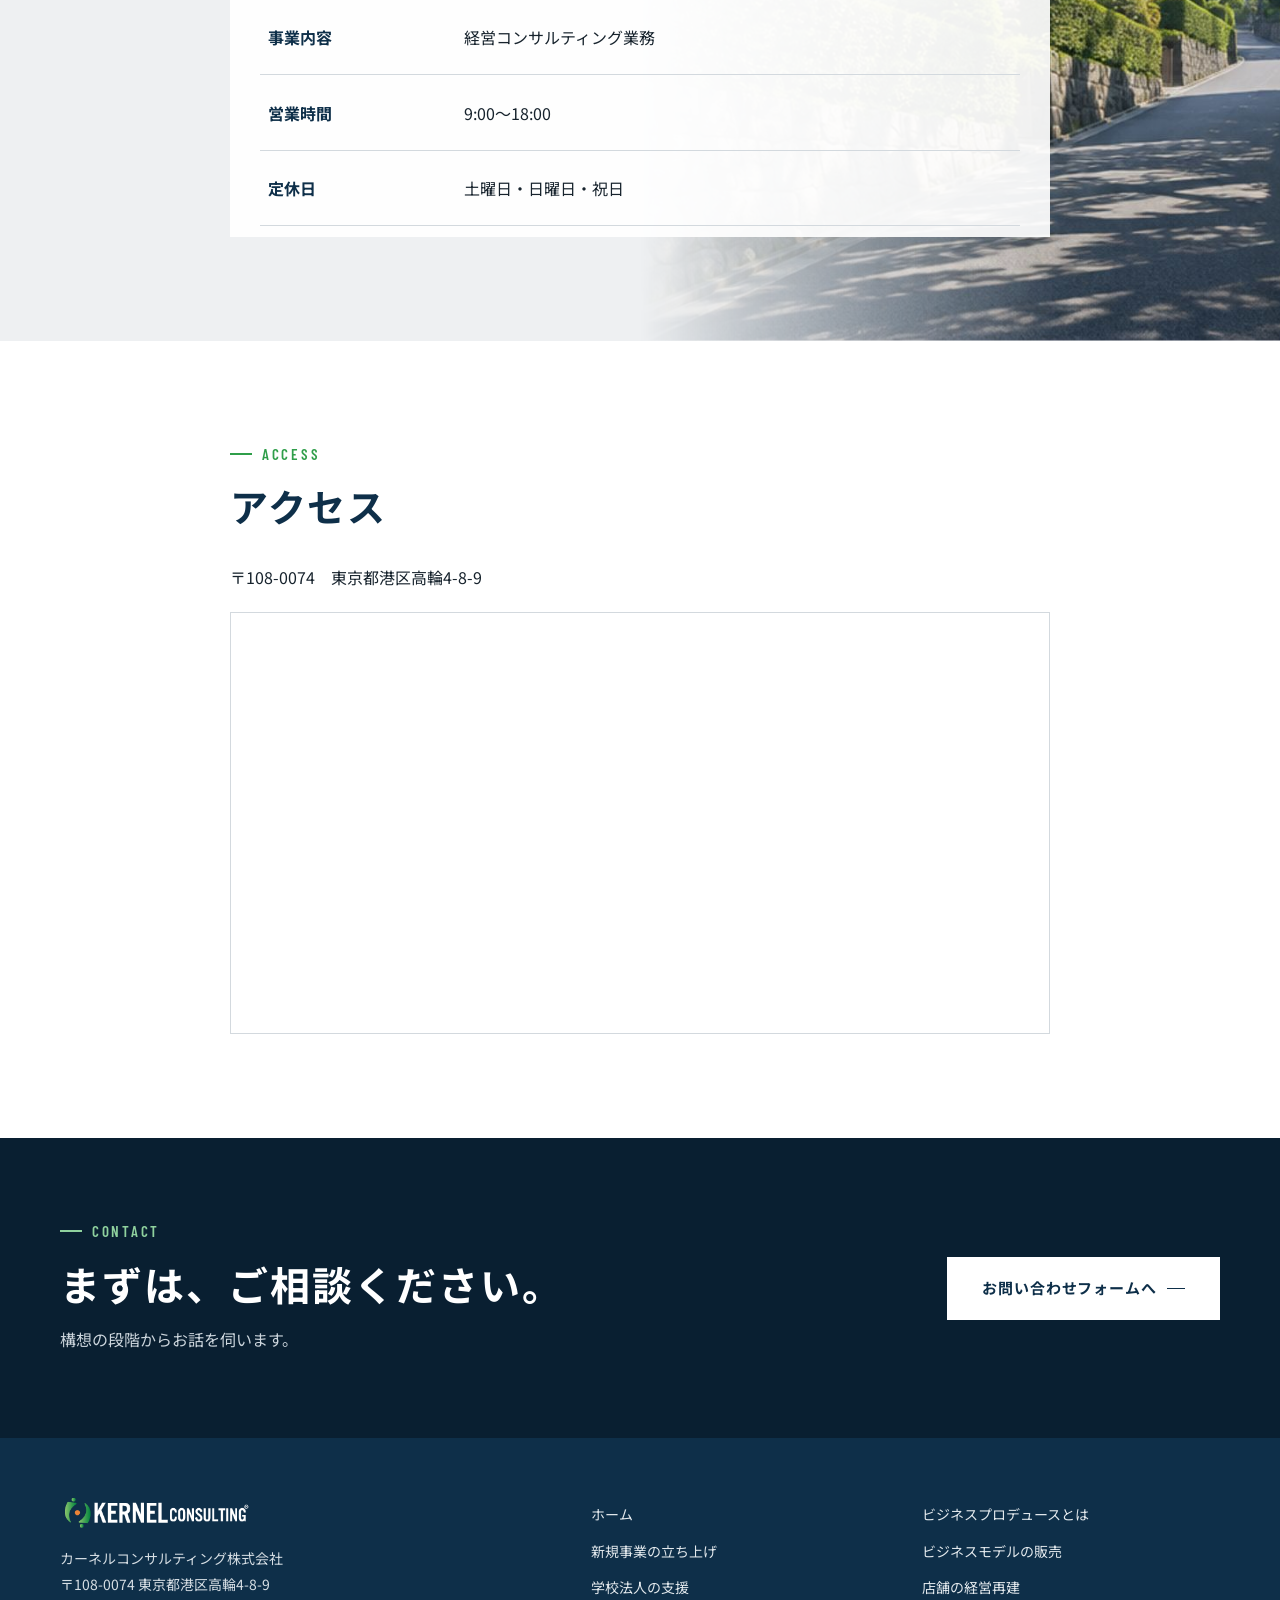
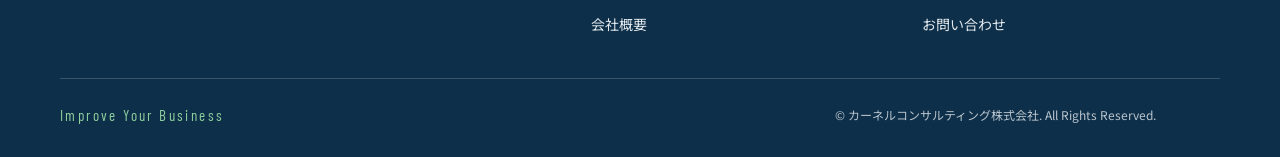
<file: company.html>
<!DOCTYPE html>
<html lang="ja">
<head>
<meta charset="UTF-8">
<meta name="viewport" content="width=device-width, initial-scale=1">
<meta name="robots" content="noindex, nofollow, noarchive">
<meta name="darkreader-lock">
<script>document.documentElement.className="js";</script>
<title>【試作】会社概要｜カーネルコンサルティング株式会社</title>
<meta name="description" content="カーネルコンサルティング株式会社の企業理念・会社概要・アクセス（確認用の試作版）。">
<link rel="icon" href="assets/img/favicon.ico">
<link rel="preconnect" href="https://fonts.googleapis.com">
<link rel="preconnect" href="https://fonts.gstatic.com" crossorigin>
<link rel="stylesheet" href="https://fonts.googleapis.com/css2?family=Barlow+Condensed:wght@500;600&family=Noto+Sans+JP:wght@400;500;700&display=swap">
<link rel="stylesheet" href="assets/css/style.css?v=202611060308">
</head>
<body id="top" class="sub">

<header class="site-header" id="siteHeader">
	<div class="hd-inner">
		<a href="index.html" class="brand"><img src="assets/img/logo.png" width="383" height="50" alt="カーネルコンサルティング株式会社"></a>
		<nav class="g-nav" aria-label="メインメニュー">
			<ul>
				<li><a href="index.html">ホーム</a></li>
				<li><a href="index.html#about">ビジネスプロデュースとは</a></li>
				<li><a href="business.html">事業内容</a></li>
				<li><a href="company.html" aria-current="page">会社概要</a></li>
			</ul>
		</nav>
		<a href="contact.html" class="hd-cta">お問い合わせ</a>
		<button class="menu-btn" id="menuBtn" type="button" aria-label="メニューを開く" aria-expanded="false" aria-controls="mobileMenu"><span></span><span></span><span></span></button>
	</div>
</header>

<div class="menu-shade" id="menuShade" hidden></div>
<div class="mobile-menu" id="mobileMenu" hidden>
	<ul>
		<li><a href="index.html">ホーム</a></li>
		<li><a href="index.html#about">ビジネスプロデュースとは</a></li>
		<li><a href="business.html">事業内容</a></li>
		<li><a href="company.html">会社概要</a></li>
		<li><a href="contact.html" class="mm-cta">お問い合わせ</a></li>
	</ul>
</div>

<main>
<section class="page-head">
	<div class="inner">
		<p class="eyebrow">COMPANY</p>
		<h1>会社概要</h1>
		<p class="page-lead">2001年の設立以来、多くのビジネスを生み出してまいりました。</p>
	</div>
</section>

<section class="sec philosophy" id="philosophy">
	<div class="inner narrow">
		<p class="eyebrow">PHILOSOPHY</p>
		<h2>企業理念</h2>
		<p class="big-quote">カーネルコンサルティングのビジネスプロデュースは、単なるマッチングビジネスではありません。</p>
		<p>キャリアアップのための転職が当たり前となった今、企業と人材のマッチングを行う顧問ビジネスが盛んになりました。こうしたマッチングビジネスの中には、登録している「企業」と「人材」を一定の条件下で紹介するだけのサービスも散見されます。</p>
		<p>当社のビジネスプロデューサーは、人や企業を紹介して終わりではなく、ビジネスモデルの創造から人材の選定・チーム編成、起業・経営まで責任を持って携わってまいります。</p>
	</div>
</section>

<section class="sec alt has-town" id="overview">
	<div class="inner narrow">
		<p class="eyebrow">COMPANY OVERVIEW</p>
		<h2>会社概要</h2>
		<dl class="co-table">
			<div><dt>社名</dt><dd><span class="nb">カーネルコンサルティング</span><span class="nb">株式会社</span></dd></div>
			<div><dt>所在地</dt><dd><span class="nb">〒108-0074&nbsp;</span><span class="nb">東京都港区高輪4-8-9</span></dd></div>
			<div><dt>代表取締役</dt><dd>廣瀬　清隆</dd></div>
			<div><dt>資本金</dt><dd>3,500万円</dd></div>
			<div><dt>設立</dt><dd>2001年8月</dd></div>
			<div><dt>事業内容</dt><dd>経営コンサルティング業務</dd></div>
			<div><dt>営業時間</dt><dd>9:00〜18:00</dd></div>
			<div><dt>定休日</dt><dd>土曜日・日曜日・祝日</dd></div>
		</dl>
	</div>
	<div class="town-bg soft"><img src="assets/img/takanawa.jpg?v=202611060308" alt="" width="1600" height="1067" loading="lazy"></div>
</section>

<section class="sec" id="access">
	<div class="inner narrow">
		<p class="eyebrow">ACCESS</p>
		<h2>アクセス</h2>
		<p>〒108-0074　東京都港区高輪4-8-9</p>
		<div class="map"><iframe src="https://www.google.com/maps?q=%E6%9D%B1%E4%BA%AC%E9%83%BD%E6%B8%AF%E5%8C%BA%E9%AB%98%E8%BC%AA4-8-9&output=embed&hl=ja" title="カーネルコンサルティング株式会社の地図" loading="lazy" referrerpolicy="no-referrer-when-downgrade"></iframe></div>
	</div>
</section>

<section class="cta">
	<div class="inner cta-grid">
		<div>
			<p class="eyebrow on-dark">CONTACT</p>
			<h2>まずは、ご相談ください。</h2>
			<p>構想の段階からお話を伺います。</p>
		</div>
		<a href="contact.html" class="btn btn-white">お問い合わせフォームへ</a>
	</div>
</section>

</main>

<footer class="site-footer">
	<div class="inner">
		<div class="ft-top">
			<div class="ft-brand">
				<img src="assets/img/logo.png" width="383" height="50" alt="カーネルコンサルティング株式会社">
				<p>カーネルコンサルティング株式会社<br>〒108-0074 東京都港区高輪4-8-9</p>
			</div>
			<ul class="ft-nav">
				<li><a href="index.html">ホーム</a></li>
				<li><a href="index.html#about">ビジネスプロデュースとは</a></li>
				<li><a href="business.html#startup">新規事業の立ち上げ</a></li>
				<li><a href="business.html#ma">ビジネスモデルの販売</a></li>
				<li><a href="business.html#school">学校法人の支援</a></li>
				<li><a href="business.html#shop">店舗の経営再建</a></li>
				<li><a href="company.html">会社概要</a></li>
				<li><a href="contact.html">お問い合わせ</a></li>
			</ul>
		</div>
		<div class="ft-bottom">
			<p class="ft-tagline">Improve Your Business</p>
			<p class="copy">&copy; カーネルコンサルティング株式会社. All Rights Reserved.</p>
		</div>
	</div>
</footer>

<a href="#top" class="to-top" id="toTop" aria-label="ページの先頭へ"><svg viewBox="0 0 24 24" width="18" height="18" aria-hidden="true"><path d="M5 15l7-7 7 7" fill="none" stroke="currentColor" stroke-width="2"/></svg></a>
<script src="assets/js/main.js?v=202611060308"></script>
</body>
</html>
</file>
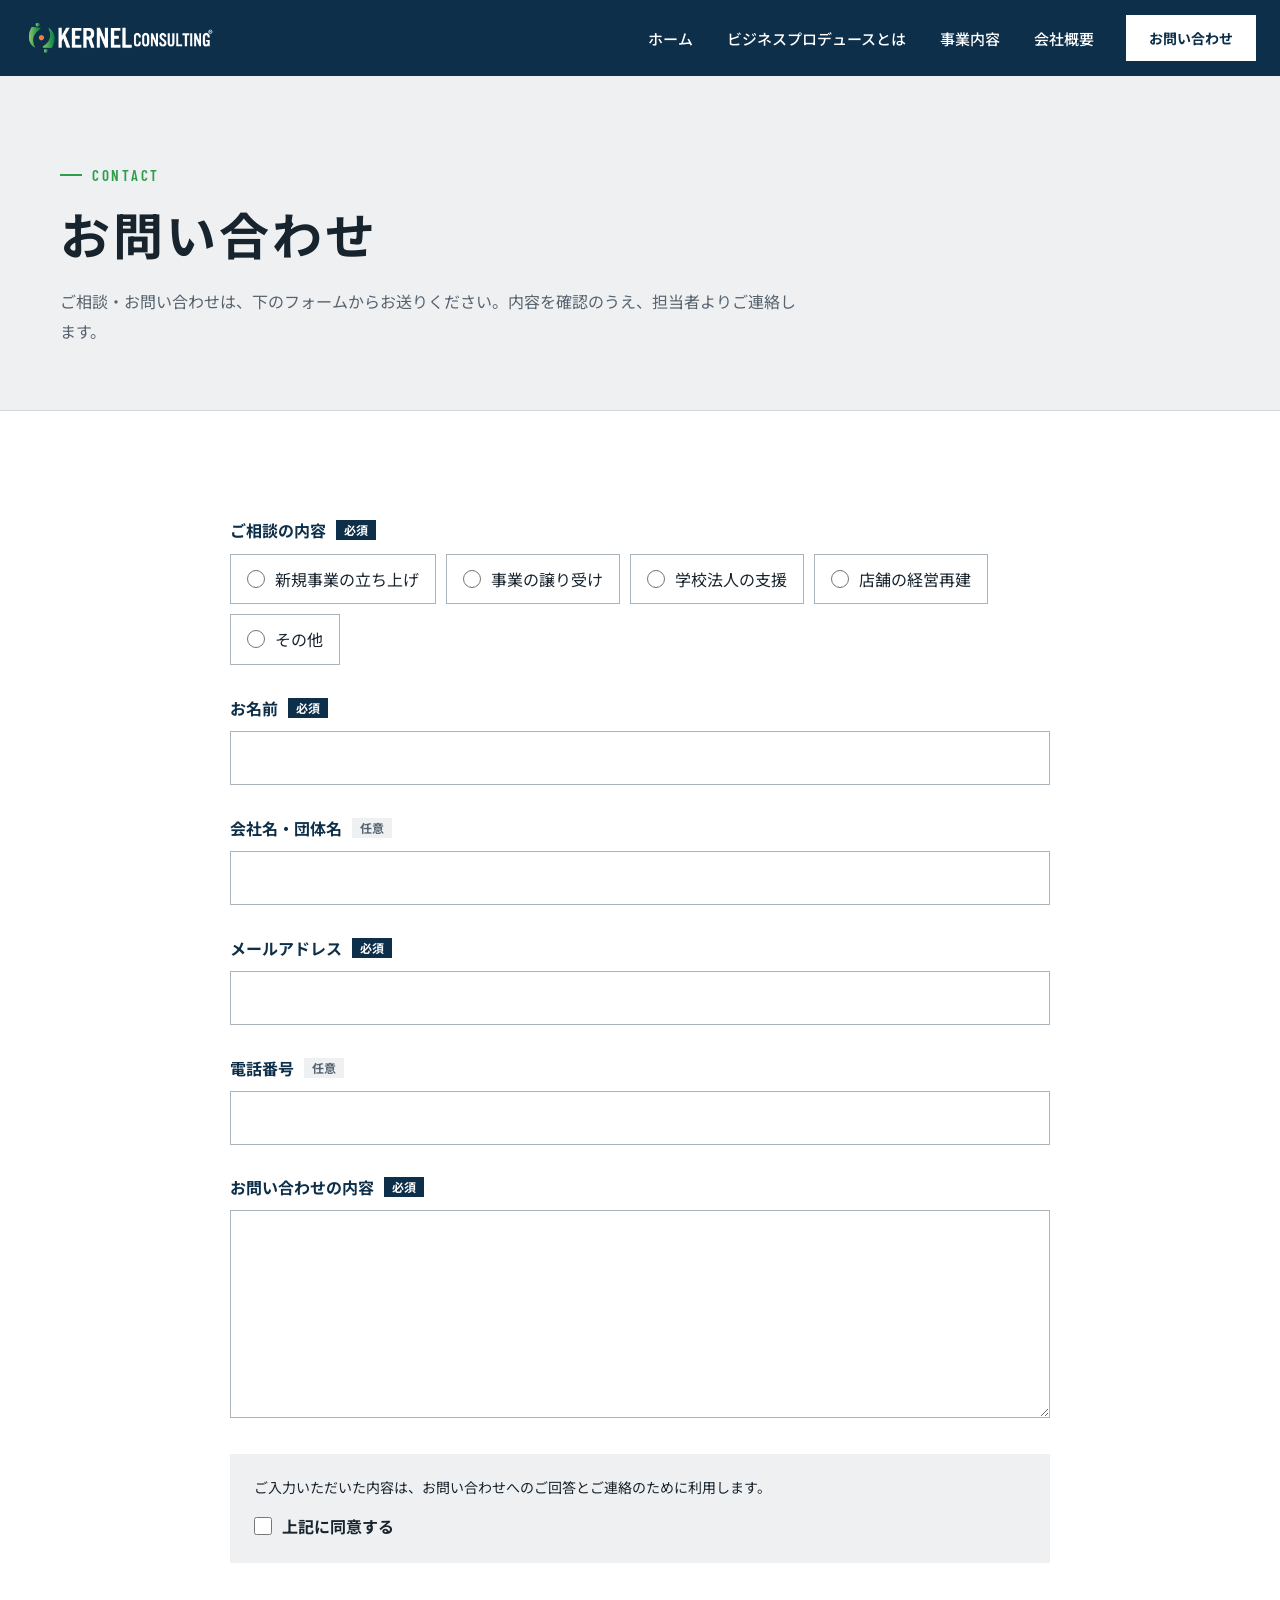
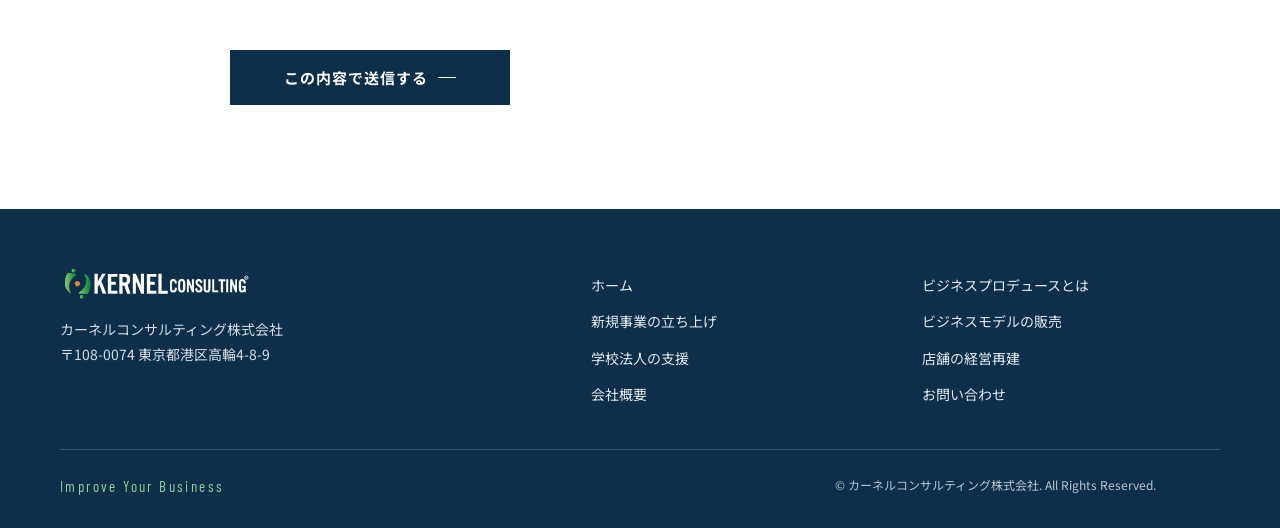
<file: contact.html>
<!DOCTYPE html>
<html lang="ja">
<head>
<meta charset="UTF-8">
<meta name="viewport" content="width=device-width, initial-scale=1">
<meta name="robots" content="noindex, nofollow, noarchive">
<meta name="darkreader-lock">
<script>document.documentElement.className="js";</script>
<title>【試作】お問い合わせ｜カーネルコンサルティング株式会社</title>
<meta name="description" content="カーネルコンサルティング株式会社へのご相談・お問い合わせフォーム（確認用の試作版）。">
<link rel="icon" href="assets/img/favicon.ico">
<link rel="preconnect" href="https://fonts.googleapis.com">
<link rel="preconnect" href="https://fonts.gstatic.com" crossorigin>
<link rel="stylesheet" href="https://fonts.googleapis.com/css2?family=Barlow+Condensed:wght@500;600&family=Noto+Sans+JP:wght@400;500;700&display=swap">
<link rel="stylesheet" href="assets/css/style.css?v=202611060308">
</head>
<body id="top" class="sub">

<header class="site-header" id="siteHeader">
	<div class="hd-inner">
		<a href="index.html" class="brand"><img src="assets/img/logo.png" width="383" height="50" alt="カーネルコンサルティング株式会社"></a>
		<nav class="g-nav" aria-label="メインメニュー">
			<ul>
				<li><a href="index.html">ホーム</a></li>
				<li><a href="index.html#about">ビジネスプロデュースとは</a></li>
				<li><a href="business.html">事業内容</a></li>
				<li><a href="company.html">会社概要</a></li>
			</ul>
		</nav>
		<a href="contact.html" class="hd-cta" aria-current="page">お問い合わせ</a>
		<button class="menu-btn" id="menuBtn" type="button" aria-label="メニューを開く" aria-expanded="false" aria-controls="mobileMenu"><span></span><span></span><span></span></button>
	</div>
</header>

<div class="menu-shade" id="menuShade" hidden></div>
<div class="mobile-menu" id="mobileMenu" hidden>
	<ul>
		<li><a href="index.html">ホーム</a></li>
		<li><a href="index.html#about">ビジネスプロデュースとは</a></li>
		<li><a href="business.html">事業内容</a></li>
		<li><a href="company.html">会社概要</a></li>
		<li><a href="contact.html" class="mm-cta">お問い合わせ</a></li>
	</ul>
</div>

<main>
<section class="page-head">
	<div class="inner">
		<p class="eyebrow">CONTACT</p>
		<h1>お問い合わせ</h1>
		<p class="page-lead">ご相談・お問い合わせは、下のフォームからお送りください。内容を確認のうえ、担当者よりご連絡します。</p>
	</div>
</section>

<section class="sec form-sec">
	<div class="inner narrow">
		<form id="contactForm" class="form" action="https://formspree.io/f/TODO_FORMSPREE_ID" method="POST" data-thanks="thanks.html" novalidate>
			<input type="hidden" name="_subject" value="【カーネルコンサルティング】ホームページからのお問い合わせ">
			<p class="hp" aria-hidden="true"><label>この欄は入力しないでください<input type="text" name="_gotcha" tabindex="-1" autocomplete="off"></label></p>

			<fieldset class="field">
				<legend>ご相談の内容<span class="req">必須</span></legend>
				<div class="choices">
					<label class="chk"><input type="radio" name="ご相談の内容" value="新規事業の立ち上げ" data-type="startup" required><span>新規事業の立ち上げ</span></label>
					<label class="chk"><input type="radio" name="ご相談の内容" value="事業の譲り受け（ビジネスモデルの販売）" data-type="ma"><span>事業の譲り受け</span></label>
					<label class="chk"><input type="radio" name="ご相談の内容" value="学校法人の支援" data-type="school"><span>学校法人の支援</span></label>
					<label class="chk"><input type="radio" name="ご相談の内容" value="店舗の経営再建" data-type="shop"><span>店舗の経営再建</span></label>
					<label class="chk"><input type="radio" name="ご相談の内容" value="その他" data-type="other"><span>その他</span></label>
				</div>
			</fieldset>

			<div class="field">
				<label for="f-name">お名前<span class="req">必須</span></label>
				<input id="f-name" type="text" name="お名前" autocomplete="name" required>
			</div>
			<div class="field">
				<label for="f-org">会社名・団体名<span class="opt">任意</span></label>
				<input id="f-org" type="text" name="会社名・団体名" autocomplete="organization">
			</div>
			<div class="field">
				<label for="f-mail">メールアドレス<span class="req">必須</span></label>
				<input id="f-mail" type="email" name="email" autocomplete="email" inputmode="email" required>
			</div>
			<div class="field">
				<label for="f-tel">電話番号<span class="opt">任意</span></label>
				<input id="f-tel" type="tel" name="電話番号" autocomplete="tel" inputmode="tel">
			</div>
			<div class="field">
				<label for="f-body">お問い合わせの内容<span class="req">必須</span></label>
				<textarea id="f-body" name="お問い合わせの内容" rows="7" required></textarea>
			</div>

			<div class="consent">
				<p>ご入力いただいた内容は、お問い合わせへのご回答とご連絡のために利用します。</p>
				<label class="chk"><input type="checkbox" name="同意" value="同意する" required><span>上記に同意する</span></label>
			</div>

			<p id="formMsg" class="form-msg" role="status" aria-live="polite"></p>
			<button type="submit" class="btn btn-navy">この内容で送信する</button>
		</form>
	</div>
</section>
<script src="assets/js/forms.js?v=202611060308" defer></script>

</main>

<footer class="site-footer">
	<div class="inner">
		<div class="ft-top">
			<div class="ft-brand">
				<img src="assets/img/logo.png" width="383" height="50" alt="カーネルコンサルティング株式会社">
				<p>カーネルコンサルティング株式会社<br>〒108-0074 東京都港区高輪4-8-9</p>
			</div>
			<ul class="ft-nav">
				<li><a href="index.html">ホーム</a></li>
				<li><a href="index.html#about">ビジネスプロデュースとは</a></li>
				<li><a href="business.html#startup">新規事業の立ち上げ</a></li>
				<li><a href="business.html#ma">ビジネスモデルの販売</a></li>
				<li><a href="business.html#school">学校法人の支援</a></li>
				<li><a href="business.html#shop">店舗の経営再建</a></li>
				<li><a href="company.html">会社概要</a></li>
				<li><a href="contact.html">お問い合わせ</a></li>
			</ul>
		</div>
		<div class="ft-bottom">
			<p class="ft-tagline">Improve Your Business</p>
			<p class="copy">&copy; カーネルコンサルティング株式会社. All Rights Reserved.</p>
		</div>
	</div>
</footer>

<a href="#top" class="to-top" id="toTop" aria-label="ページの先頭へ"><svg viewBox="0 0 24 24" width="18" height="18" aria-hidden="true"><path d="M5 15l7-7 7 7" fill="none" stroke="currentColor" stroke-width="2"/></svg></a>
<script src="assets/js/main.js?v=202611060308"></script>
</body>
</html>
</file>
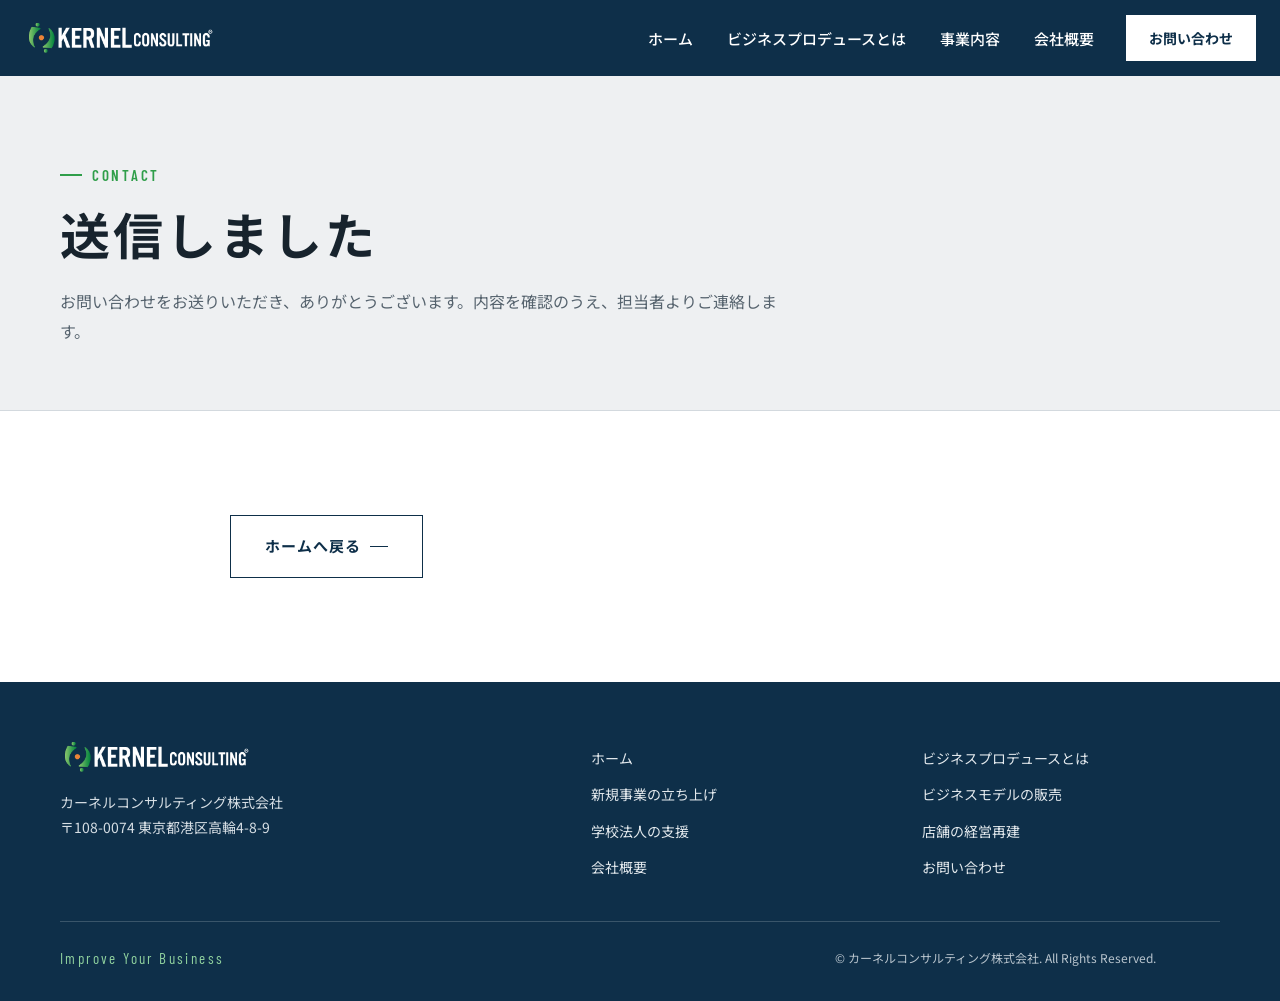
<file: thanks.html>
<!DOCTYPE html>
<html lang="ja">
<head>
<meta charset="UTF-8">
<meta name="viewport" content="width=device-width, initial-scale=1">
<meta name="robots" content="noindex, nofollow, noarchive">
<meta name="darkreader-lock">
<script>document.documentElement.className="js";</script>
<title>【試作】送信ありがとうございました｜カーネルコンサルティング株式会社</title>
<meta name="description" content="お問い合わせを受け付けました。">
<link rel="icon" href="assets/img/favicon.ico">
<link rel="preconnect" href="https://fonts.googleapis.com">
<link rel="preconnect" href="https://fonts.gstatic.com" crossorigin>
<link rel="stylesheet" href="https://fonts.googleapis.com/css2?family=Barlow+Condensed:wght@500;600&family=Noto+Sans+JP:wght@400;500;700&display=swap">
<link rel="stylesheet" href="assets/css/style.css?v=202611060308">
</head>
<body id="top" class="sub">

<header class="site-header" id="siteHeader">
	<div class="hd-inner">
		<a href="index.html" class="brand"><img src="assets/img/logo.png" width="383" height="50" alt="カーネルコンサルティング株式会社"></a>
		<nav class="g-nav" aria-label="メインメニュー">
			<ul>
				<li><a href="index.html">ホーム</a></li>
				<li><a href="index.html#about">ビジネスプロデュースとは</a></li>
				<li><a href="business.html">事業内容</a></li>
				<li><a href="company.html">会社概要</a></li>
			</ul>
		</nav>
		<a href="contact.html" class="hd-cta" aria-current="page">お問い合わせ</a>
		<button class="menu-btn" id="menuBtn" type="button" aria-label="メニューを開く" aria-expanded="false" aria-controls="mobileMenu"><span></span><span></span><span></span></button>
	</div>
</header>

<div class="menu-shade" id="menuShade" hidden></div>
<div class="mobile-menu" id="mobileMenu" hidden>
	<ul>
		<li><a href="index.html">ホーム</a></li>
		<li><a href="index.html#about">ビジネスプロデュースとは</a></li>
		<li><a href="business.html">事業内容</a></li>
		<li><a href="company.html">会社概要</a></li>
		<li><a href="contact.html" class="mm-cta">お問い合わせ</a></li>
	</ul>
</div>

<main>
<section class="page-head">
	<div class="inner">
		<p class="eyebrow">CONTACT</p>
		<h1>送信しました</h1>
		<p class="page-lead">お問い合わせをお送りいただき、ありがとうございます。内容を確認のうえ、担当者よりご連絡します。</p>
	</div>
</section>

<section class="sec">
	<div class="inner narrow">
		<a href="index.html" class="btn btn-line">ホームへ戻る</a>
	</div>
</section>

</main>

<footer class="site-footer">
	<div class="inner">
		<div class="ft-top">
			<div class="ft-brand">
				<img src="assets/img/logo.png" width="383" height="50" alt="カーネルコンサルティング株式会社">
				<p>カーネルコンサルティング株式会社<br>〒108-0074 東京都港区高輪4-8-9</p>
			</div>
			<ul class="ft-nav">
				<li><a href="index.html">ホーム</a></li>
				<li><a href="index.html#about">ビジネスプロデュースとは</a></li>
				<li><a href="business.html#startup">新規事業の立ち上げ</a></li>
				<li><a href="business.html#ma">ビジネスモデルの販売</a></li>
				<li><a href="business.html#school">学校法人の支援</a></li>
				<li><a href="business.html#shop">店舗の経営再建</a></li>
				<li><a href="company.html">会社概要</a></li>
				<li><a href="contact.html">お問い合わせ</a></li>
			</ul>
		</div>
		<div class="ft-bottom">
			<p class="ft-tagline">Improve Your Business</p>
			<p class="copy">&copy; カーネルコンサルティング株式会社. All Rights Reserved.</p>
		</div>
	</div>
</footer>

<a href="#top" class="to-top" id="toTop" aria-label="ページの先頭へ"><svg viewBox="0 0 24 24" width="18" height="18" aria-hidden="true"><path d="M5 15l7-7 7 7" fill="none" stroke="currentColor" stroke-width="2"/></svg></a>
<script src="assets/js/main.js?v=202611060308"></script>
</body>
</html>
</file>
<file: assets/css/style.css>
/* カーネルコンサルティング HP試作 2026-11-05
   見た目の手本：経営共創基盤（紺のヘッダー・薄いグレーの地・大きな一文・建物の写真）
   色：紺＝今のサイトのメニューの色 #0e2f49／緑＝ロゴの渦／ベージュ＝今のサイトの選択中の色 */
:root {
	--navy: #0e2f49;
	--navy-deep: #091f31;
	--ink: #17232d;
	--mute: #56636e;
	--ground: #eef0f2;
	--paper: #ffffff;
	--line: #d3d9de;
	--green: #2f9e4a;
	--green-soft: #8fd19e;
	--beige: #ab987a;
	--jp: "Noto Sans JP", "Hiragino Kaku Gothic ProN", "Yu Gothic", "Meiryo", sans-serif;
	--en: "Barlow Condensed", "Arial Narrow", sans-serif;
	--w: 1160px;
	--hd: 76px;
}
* { box-sizing: border-box; }
html { scroll-behavior: smooth; scroll-padding-top: calc(var(--hd) + 16px); -webkit-text-size-adjust: 100%; }
body { margin: 0; font-family: var(--jp); color: var(--ink); background: var(--paper); font-size: 16px; line-height: 1.9; -webkit-font-smoothing: antialiased; }
img { max-width: 100%; height: auto; display: block; }
a { color: inherit; }
h1, h2, h3, p, ul, ol, dl, dd, figure { margin: 0; }
ul, ol { padding: 0; list-style: none; }
.inner { width: min(var(--w), 100% - 48px); margin-inline: auto; }
.inner.narrow { width: min(820px, 100% - 48px); }
.sr-only { position: absolute; width: 1px; height: 1px; overflow: hidden; clip-path: inset(50%); white-space: nowrap; }
:focus-visible { outline: 3px solid var(--green); outline-offset: 3px; }

/* ヘッダー */
.site-header { position: sticky; top: 0; z-index: 50; background: var(--navy); color: #fff; transition: box-shadow .3s; }
.site-header.scrolled { box-shadow: 0 6px 24px rgba(9, 31, 49, .28); }
.hd-inner { width: min(1320px, 100% - 48px); margin-inline: auto; height: var(--hd); display: flex; align-items: center; gap: 32px; transition: height .3s; }
.site-header.scrolled .hd-inner { height: calc(var(--hd) - 12px); }
.brand img { height: 30px; width: auto; }
.g-nav { margin-left: auto; }
.g-nav ul { display: flex; gap: 34px; }
.g-nav a { text-decoration: none; font-weight: 500; font-size: 15px; padding: 8px 0; position: relative; }
.g-nav a::after { content: ""; position: absolute; left: 0; right: 0; bottom: 0; height: 2px; background: var(--green-soft); transform: scaleX(0); transform-origin: left; transition: transform .25s; }
.g-nav a:hover::after, .g-nav a[aria-current]::after { transform: scaleX(1); }
.hd-cta { text-decoration: none; font-weight: 700; font-size: 14px; border: 1px solid rgba(255,255,255,.7); padding: 9px 22px; transition: background .2s, color .2s; }
.hd-cta:hover, .hd-cta[aria-current] { background: #fff; color: var(--navy); }
.menu-btn { display: none; width: 44px; height: 44px; background: none; border: 0; padding: 12px 10px; cursor: pointer; margin-left: auto; }
.menu-btn span { display: block; height: 2px; background: #fff; margin: 5px 0; transition: transform .25s, opacity .25s; }
.menu-btn[aria-expanded="true"] span:nth-child(1) { transform: translateY(7px) rotate(45deg); }
.menu-btn[aria-expanded="true"] span:nth-child(2) { opacity: 0; }
.menu-btn[aria-expanded="true"] span:nth-child(3) { transform: translateY(-7px) rotate(-45deg); }
.mobile-menu { position: fixed; inset: 0; top: 0; z-index: 40; background: var(--navy-deep); color: #fff; padding: calc(var(--hd) + 28px) 28px 40px; overflow: auto; }
.mobile-menu a { display: block; text-decoration: none; font-size: 18px; font-weight: 500; padding: 18px 0; border-bottom: 1px solid rgba(255,255,255,.16); }
.mobile-menu .mm-cta { margin-top: 28px; border: 1px solid #fff; text-align: center; font-weight: 700; }
/* メニューの左に残る部分（うっすら暗くする。押すと閉じる） */
.menu-shade { position: fixed; inset: 0; z-index: 39; background: rgba(9, 31, 49, .5); }

/* 共通の部品 */
.eyebrow { font-family: var(--en); font-weight: 600; font-size: 15px; letter-spacing: .18em; color: var(--green); line-height: 1.2; margin-bottom: 14px; display: flex; align-items: center; gap: 10px; }
.eyebrow::before { content: ""; width: 22px; height: 2px; background: currentColor; }
.eyebrow.on-dark { color: var(--green-soft); }
.sec { padding: 104px 0; }
.sec.alt { background: var(--ground); }
.sec h2 { font-size: clamp(26px, 3.1vw, 38px); line-height: 1.5; font-weight: 700; letter-spacing: .04em; color: var(--navy); }
.btn { display: inline-flex; align-items: center; justify-content: center; gap: 10px; text-decoration: none; font-weight: 700; font-size: 15px; padding: 16px 34px; border: 1px solid var(--navy); cursor: pointer; font-family: inherit; letter-spacing: .06em; transition: background .2s, color .2s; }
.btn::after { content: ""; width: 18px; height: 1px; background: currentColor; transition: width .25s; }
.btn:hover::after { width: 32px; }
.btn-line { color: var(--navy); background: transparent; }
.btn-line:hover { background: var(--navy); color: #fff; }
.btn-navy { color: #fff; background: var(--navy); }
.btn-navy:hover { background: var(--navy-deep); }
.btn-white { color: var(--navy); background: #fff; border-color: #fff; }
.btn-white:hover { background: transparent; color: #fff; }
.text-link { display: inline-flex; align-items: center; gap: 8px; font-weight: 700; color: var(--navy); text-decoration: none; border-bottom: 1px solid var(--navy); padding-bottom: 2px; }
.text-link svg { transition: transform .2s; }
.text-link:hover svg { transform: translateX(4px); }
/* 「×」＝今のサイトの言い方（アイディア×スピード感 など）を、そのまま印にする */
.x { display: inline-block; width: .62em; height: .62em; position: relative; margin: 0 .42em; vertical-align: .02em; }
.x::before, .x::after { content: ""; position: absolute; left: 50%; top: -12%; width: 2px; height: 124%; background: var(--green); margin-left: -1px; }
.x::before { transform: rotate(45deg); }
.x::after { transform: rotate(-45deg); }

/* 最初の画面 */
.hero { background: var(--ground); padding-top: clamp(14px, 1.2vw, 17px); overflow-x: clip; }
.hero-grid { display: grid; grid-template-columns: 1.5fr 1fr; gap: 56px; align-items: end; padding-bottom: clamp(20px, 2vw, 29px); }
.hero h1 { font-size: clamp(30px, 3.9vw, 56px); line-height: 1.42; font-weight: 700; letter-spacing: .04em; color: var(--ink); }
.hero h1 span { display: block; white-space: nowrap; }
.hero-en { font-family: var(--en); font-weight: 500; font-size: 17px; letter-spacing: .14em; color: var(--mute); margin-top: 22px; }
.hero-side p { font-size: 16px; margin-bottom: 22px; }
.hero-photo { height: clamp(220px, 34vw, 440px); overflow: hidden; }
.hero-photo img { width: 100%; height: 100%; object-fit: cover; object-position: 50% 40%; animation: kenburns 26s ease-in-out infinite alternate; }
@keyframes kenburns { from { transform: scale(1); } to { transform: scale(1.09) translate(-1.2%, -1%); } }

/* 相手別の入口 */
.entries { background: var(--paper); padding: 0 0 8px; }
.entries .inner { position: relative; }
.entries-lead { font-size: 13px; font-weight: 700; letter-spacing: .12em; color: var(--mute); padding: 26px 0 12px; }
.entry-list { display: grid; grid-template-columns: repeat(4, 1fr); border-left: 1px solid var(--line); }
.entry-list a { display: flex; flex-direction: column; height: 100%; text-decoration: none; padding: 26px 26px 24px; border-right: 1px solid var(--line); border-top: 3px solid var(--navy); border-bottom: 1px solid var(--line); transition: background .2s, color .2s; }
.entry-t { font-size: 21px; font-weight: 700; line-height: 1.5; color: var(--navy); letter-spacing: .04em; }
.entry-d { font-size: 14px; line-height: 1.8; color: var(--mute); margin-top: 12px; flex: 1; }
.entry-ar { width: 34px; height: 1px; background: var(--green); margin-top: 20px; position: relative; transition: width .25s; }
.entry-ar::after { content: ""; position: absolute; right: 0; top: -3px; width: 7px; height: 7px; border-top: 1px solid var(--green); border-right: 1px solid var(--green); transform: rotate(45deg); }
.entry-list a:hover { background: var(--navy); }
.entry-list a:hover .entry-t { color: #fff; }
.entry-list a:hover .entry-d { color: #cdd6dd; }
.entry-list a:hover .entry-ar { width: 56px; background: var(--green-soft); }
.entry-list a:hover .entry-ar::after { border-color: var(--green-soft); }

/* ビジネスプロデュースとは */
.about-grid { display: grid; grid-template-columns: 1.3fr 1fr; gap: 64px; align-items: center; }
.about-text h2 { margin-bottom: 26px; font-size: clamp(24px, 2.8vw, 36px); }
.about-text h2 span { display: block; white-space: nowrap; }
.about-text p + p { margin-top: 16px; }
.about-photo img { width: 100%; aspect-ratio: 3/2; object-fit: cover; }
.flow { margin-top: 72px; border-top: 1px solid var(--line); }
.flow-row { display: grid; grid-template-columns: 220px 1fr; gap: 24px; align-items: center; padding: 30px 0; border-bottom: 1px solid var(--line); }
.flow-name { font-weight: 700; line-height: 1.5; font-size: 15px; color: var(--mute); }
.is-full .flow-name { color: var(--navy); font-size: 17px; }
.flow-steps { display: grid; grid-template-columns: 1.15fr 1.35fr .75fr .75fr; }
.flow-steps li { position: relative; padding-top: 26px; font-size: 14px; font-weight: 500; color: var(--mute); line-height: 1.6; }
.flow-steps li::before { content: ""; position: absolute; left: 0; right: 0; top: 6px; height: 2px; background: #b9c1c8; }
.flow-steps li::after { content: ""; position: absolute; left: 0; top: 0; width: 14px; height: 14px; border-radius: 50%; background: #fff; border: 2px solid #b9c1c8; }
.flow-steps li.end::before { display: none; }
.flow-steps li.end::after { background: #b9c1c8; }
.is-full .flow-steps li { color: var(--ink); font-weight: 700; font-size: 15px; }
.is-full .flow-steps li::before { background: var(--navy); }
.is-full .flow-steps li::after { border-color: var(--green); background: var(--green); }
.is-full .flow-steps li:last-child::before { background: linear-gradient(90deg, var(--navy) 60%, transparent); }
.flow-steps span { display: block; padding-right: 14px; white-space: nowrap; }

/* 強み */
.strength { background: var(--navy); color: #fff; }
.pair-list { display: grid; grid-template-columns: 1fr 1fr; gap: 0; margin-top: 22px; }
.pair { padding: 12px 56px 12px 0; }
.pair + .pair { padding: 12px 0 12px 56px; border-left: 1px solid rgba(255,255,255,.2); }
.pair h3 { font-size: clamp(25px, 3vw, 38px); font-weight: 700; line-height: 1.5; letter-spacing: .05em; margin-bottom: 18px; }
.pair h3 span { white-space: nowrap; }
.strength .x::before, .strength .x::after { background: var(--green-soft); }
.pair p { color: #d6dee4; }

/* 事業内容（トップ） */
.sec-head { display: grid; grid-template-columns: 1fr 1.5fr; gap: 56px; align-items: end; margin-bottom: 52px; }
.sec-lead { color: var(--mute); }
.biz-list { display: grid; grid-template-columns: repeat(4, 1fr); gap: 28px; }
.biz-list a { display: block; text-decoration: none; }
.biz-img { display: block; overflow: hidden; margin-bottom: 18px; }
.biz-img img { width: 100%; aspect-ratio: 4/3; object-fit: cover; transition: transform .6s; }
.biz-list a:hover .biz-img img { transform: scale(1.06); transition: transform .6s; }
.biz-list a:hover .biz-t { border-bottom-color: var(--green); }
.biz-en { display: block; font-family: var(--en); font-weight: 600; font-size: 14px; letter-spacing: .18em; color: var(--green); line-height: 1.2; }
.biz-t { display: block; font-size: 20px; font-weight: 700; color: var(--navy); line-height: 1.5; margin: 6px 0 8px; padding-bottom: 10px; border-bottom: 1px solid var(--line); transition: border-color .3s; }
.biz-d { display: block; font-size: 14px; line-height: 1.85; color: var(--mute); }

/* ビジネスプロデューサー */
.producer { background: var(--ground); }
.producer-grid { display: grid; grid-template-columns: 1fr 1.5fr; gap: 56px; align-items: start; }
.producer h2 { white-space: nowrap; font-size: clamp(24px, 2.8vw, 36px); }
.field-list { display: flex; flex-wrap: wrap; gap: 10px; margin-top: 26px; }
.field-list li { background: #fff; border: 1px solid var(--line); padding: 6px 18px; font-weight: 700; font-size: 14px; color: var(--navy); }

/* 会社概要（トップ） */
.outline-grid { display: grid; grid-template-columns: 1.1fr 1fr; gap: 64px; align-items: start; }
.outline h2 { margin-bottom: 22px; }
.outline .btn { margin-top: 30px; }
.mini-table, .co-table { border-top: 2px solid var(--navy); }
.mini-table > div, .co-table > div { display: grid; grid-template-columns: 130px 1fr; gap: 16px; padding: 17px 4px; border-bottom: 1px solid var(--line); }
.mini-table dt, .co-table dt { font-weight: 700; color: var(--navy); }
.nb { display: inline-block; }
.co-table > div { grid-template-columns: 180px 1fr; padding: 22px 8px; }

/* 会社概要の右側：高輪の風景（背景として敷く。左へ行くほど薄くなって地の色に溶ける） */
.has-town { position: relative; overflow: hidden; }
.has-town > .inner { position: relative; z-index: 1; }
.town-bg { position: absolute; top: 0; right: 0; bottom: 0; width: 58%; overflow: hidden; pointer-events: none; -webkit-mask-image: linear-gradient(to right, transparent 0, rgba(0,0,0,.5) 34%, #000 66%); mask-image: linear-gradient(to right, transparent 0, rgba(0,0,0,.5) 34%, #000 66%); }
.town-bg img { width: 100%; height: 100%; object-fit: cover; object-position: 78% 42%; }
.town-bg.soft { width: 50%; }
.has-town .mini-table, .has-town .co-table { background: rgba(255,255,255,.9); padding: 4px 26px 8px; }
.has-town .co-table { background: rgba(255,255,255,.92); padding: 4px 30px 10px; }

/* ご相談の帯 */
.cta { background: var(--navy-deep); color: #fff; padding: 84px 0; }
.cta-grid { display: grid; grid-template-columns: 1fr auto; gap: 40px; align-items: center; }
.cta h2 { font-size: clamp(26px, 3.2vw, 40px); line-height: 1.5; font-weight: 700; letter-spacing: .05em; margin-bottom: 10px; }
.cta p:not(.eyebrow) { color: #cdd6dd; }

/* フッター */
.site-footer { background: var(--navy); color: #fff; padding: 60px 0 28px; }
.ft-top { display: grid; grid-template-columns: 1fr 1.3fr; gap: 48px; padding-bottom: 40px; border-bottom: 1px solid rgba(255,255,255,.18); }
.ft-brand img { height: 30px; width: auto; margin-bottom: 18px; }
.ft-brand p { font-size: 14px; color: #d6dee4; line-height: 1.8; }
.ft-nav { display: grid; grid-template-columns: 1fr 1fr; gap: 6px 32px; align-content: start; }
.ft-nav a { text-decoration: none; font-size: 14px; color: #e3e9ed; }
.ft-nav a:hover { text-decoration: underline; }
.ft-bottom { display: flex; justify-content: space-between; align-items: center; gap: 16px; padding: 22px 64px 0 0; flex-wrap: wrap; }
.ft-tagline { font-family: var(--en); letter-spacing: .16em; font-size: 15px; color: var(--green-soft); }
.copy { font-size: 12px; color: #b9c5ce; }
.to-top { position: fixed; right: 20px; bottom: 20px; width: 46px; height: 46px; background: var(--navy); color: #fff; border: 1px solid rgba(255,255,255,.5); display: grid; place-items: center; opacity: 0; pointer-events: none; transition: opacity .3s; z-index: 30; }
.to-top.show { opacity: 1; pointer-events: auto; }

/* 下層ページの見出し */
.page-head { background: var(--ground); padding: clamp(56px, 7vw, 96px) 0 clamp(44px, 5vw, 68px); border-bottom: 1px solid var(--line); }
.page-head h1 { font-size: clamp(30px, 4vw, 50px); line-height: 1.4; font-weight: 700; letter-spacing: .06em; }
.page-lead { margin-top: 18px; max-width: 46em; color: var(--mute); }
.page-anchors { display: flex; flex-wrap: wrap; gap: 10px; margin-top: 30px; }
.page-anchors a { display: block; background: #fff; border: 1px solid var(--line); border-bottom: 2px solid var(--navy); padding: 9px 20px; text-decoration: none; font-weight: 700; font-size: 14px; color: var(--navy); transition: background .2s, color .2s; }
.page-anchors a:hover { background: var(--navy); color: #fff; }

/* 事業内容ページ */
.svc-grid { display: grid; grid-template-columns: 1fr 1.15fr; gap: 64px; align-items: start; }
.svc-grid.rev .svc-photo { order: 2; }
.svc-photo { position: sticky; top: calc(var(--hd) + 32px); }
.svc-photo img { width: 100%; aspect-ratio: 3/2; object-fit: cover; }
.svc-text h2 { margin-bottom: 24px; }
.svc-text p + p { margin-top: 16px; }
.pair-h span { white-space: nowrap; }
.want { margin-top: 34px; background: #fff; border: 1px solid var(--line); border-top: 3px solid var(--navy); padding: 24px 28px 26px; }
.sec:not(.alt) .want { background: var(--ground); border-color: var(--ground); border-top-color: var(--navy); }
.want h3 { font-size: 16px; font-weight: 700; color: var(--navy); margin-bottom: 10px; }
.want ul li { position: relative; padding-left: 22px; line-height: 1.8; margin-top: 6px; }
.want ul li::before { content: ""; position: absolute; left: 2px; top: .78em; width: 10px; height: 2px; background: var(--green); }
.stage-list { display: grid; grid-template-columns: 1.15fr 1.4fr 1fr .9fr; margin-top: 8px; }
.stage-list li { position: relative; padding: 24px 10px 0 0; }
.stage-list li::before { content: ""; position: absolute; left: 0; right: 0; top: 6px; height: 2px; background: var(--navy); }
.stage-list li::after { content: ""; position: absolute; left: 0; top: 0; width: 14px; height: 14px; border-radius: 50%; background: var(--green); }
.stage-list b { display: block; font-size: 14px; color: var(--navy); line-height: 1.5; white-space: nowrap; }
.stage-list span { display: block; font-size: 12.5px; color: var(--mute); line-height: 1.6; }

/* 会社概要ページ */
.philosophy h2, #overview h2, #access h2 { margin-bottom: 28px; }
.big-quote { font-size: clamp(20px, 2.3vw, 27px); font-weight: 700; line-height: 1.75; color: var(--ink); padding-left: 22px; border-left: 3px solid var(--green); margin-bottom: 28px; }
.philosophy p + p { margin-top: 16px; }
.map { margin-top: 20px; border: 1px solid var(--line); }
.map iframe { display: block; width: 100%; height: 420px; border: 0; }

/* フォーム */
.form { display: grid; gap: 28px; }
.field { border: 0; padding: 0; margin: 0; min-width: 0; }
.field > label, .field > legend { display: block; font-weight: 700; color: var(--navy); margin-bottom: 8px; padding: 0; }
.req, .opt { display: inline-block; font-size: 12px; font-weight: 700; line-height: 1; padding: 4px 8px; margin-left: 10px; vertical-align: 2px; }
.req { background: var(--navy); color: #fff; }
.opt { background: var(--ground); color: var(--mute); }
.form input[type="text"], .form input[type="email"], .form input[type="tel"], .form textarea { width: 100%; font: inherit; color: var(--ink); background: #fff; border: 1px solid #aab4bc; border-radius: 0; padding: 13px 14px; line-height: 1.6; }
.form textarea { resize: vertical; }
.form input:focus, .form textarea:focus { outline: 3px solid rgba(47,158,74,.35); border-color: var(--green); }
.choices { display: flex; flex-wrap: wrap; gap: 10px; }
.chk { display: inline-flex; align-items: center; gap: 10px; cursor: pointer; }
.choices .chk { border: 1px solid #aab4bc; padding: 9px 16px; background: #fff; }
.choices .chk:has(input:checked) { border-color: var(--navy); background: var(--navy); color: #fff; }
.chk input { width: 18px; height: 18px; accent-color: var(--green); margin: 0; }
.consent { background: var(--ground); padding: 20px 24px; }
.consent p { font-size: 14px; margin-bottom: 10px; }
.consent .chk { font-weight: 700; }
.hp { position: absolute; left: -9999px; width: 1px; height: 1px; overflow: hidden; }
.form-msg { min-height: 1.9em; font-weight: 700; color: var(--navy); }
.form-msg.err { color: #b3261e; }
.form .btn { justify-self: start; min-width: 280px; }
.form .btn.sending { opacity: .6; pointer-events: none; }

/* ===== 動き =====
   .js は head の1行で付く（JSが動かないときは何も隠さない）。動き終わったら main.js がクラスを外す */
/* 最初の画面：文字が左右から順に入る */
.js .fx { opacity: 0; transition: opacity 1.2s ease var(--d, 0s), transform 1.4s cubic-bezier(.2, .7, .2, 1) var(--d, 0s); will-change: transform, opacity; }
.js .fx.from-l { transform: translateX(-90px); }
.js .fx.from-r { transform: translateX(90px); }
.js .hero.ready .fx { opacity: 1; transform: none; }
.js .hero-photo { clip-path: inset(0 100% 0 0); transition: clip-path 1.7s cubic-bezier(.7, 0, .2, 1) .5s; }
.js .hero.ready .hero-photo { clip-path: inset(0 0 0 0); }
/* 画面に入ったら出てくる：下から・左から・右から・少し大きくなりながら */
.js .reveal { opacity: 0; transform: translateY(30px); transition: opacity .9s ease var(--d, 0s), transform 1.1s cubic-bezier(.2, .7, .2, 1) var(--d, 0s); will-change: transform, opacity; }
.js .reveal.from-l { transform: translateX(-64px); }
.js .reveal.from-r { transform: translateX(64px); }
.js .reveal.zoom { transform: translateY(34px) scale(.93); }
.js .reveal.in { opacity: 1; transform: none; }
/* 写真：幕が開くように出て、ゆっくり元の大きさに戻る */
/* （隠すのは中の画像。外側の枠ごと隠すと「画面に入った」の検知が働かない） */
.about-photo, .svc-photo, .map { overflow: hidden; }
.js .wipe > img, .js .wipe > iframe { clip-path: inset(0 100% 0 0); transform: scale(1.2); transition: clip-path 1.2s cubic-bezier(.7, 0, .2, 1) var(--d, 0s), transform 1.9s cubic-bezier(.2, .7, .2, 1) var(--d, 0s); }
.js .wipe.in > img, .js .wipe.in > iframe { clip-path: inset(0 0 0 0); transform: none; }
/* 英字のラベル：線が伸びて、文字の間が締まる */
.js .eyebrow.watch { opacity: 0; letter-spacing: .5em; transition: opacity .8s ease, letter-spacing 1.1s cubic-bezier(.2, .7, .2, 1); }
.js .eyebrow.watch::before { width: 0; transition: width .9s cubic-bezier(.2, .7, .2, 1) .2s; }
.js .eyebrow.watch.in { opacity: 1; letter-spacing: .18em; }
.js .eyebrow.watch.in::before { width: 22px; }
/* 「×」：回りながら出る */
.js .reveal .x { transform: rotate(-135deg) scale(0); transition: transform .9s cubic-bezier(.3, 1.5, .5, 1) calc(var(--d, 0s) + .55s); }
.js .reveal.in .x { transform: none; }
/* 違いの図：線が左から順に伸び、丸がはじけて、言葉が出る */
.js .flow.watch .flow-name { opacity: 0; transform: translateX(-24px); transition: opacity .8s ease, transform .9s cubic-bezier(.2, .7, .2, 1); }
.js .flow.watch .is-full .flow-name { transition-delay: .7s; }
.js .flow.watch li::before { transform: scale(0); transform-origin: 0 0; transition: transform .6s ease calc(var(--i) * .32s + .45s); }
.js .flow.watch li::after { transform: scale(0); transition: transform .5s cubic-bezier(.3, 1.8, .5, 1) calc(var(--i) * .32s + .25s); }
.js .flow.watch li span { opacity: 0; transform: translateY(10px); transition: opacity .6s ease calc(var(--i) * .32s + .35s), transform .6s ease calc(var(--i) * .32s + .35s); }
.js .flow.watch.in .flow-name, .js .flow.watch.in li span { opacity: 1; transform: none; }
.js .flow.watch.in li::before, .js .flow.watch.in li::after { transform: none; }

@media (prefers-reduced-motion: reduce) {
	html { scroll-behavior: auto; }
	.js .fx, .js .reveal { opacity: 1; transform: none; transition: none; }
	.js .hero-photo { clip-path: none; transition: none; }
	.js .wipe > img, .js .wipe > iframe { clip-path: none; transform: none; transition: none; }
	.js .eyebrow.watch { opacity: 1; letter-spacing: .18em; transition: none; }
	.js .eyebrow.watch::before { width: 22px; transition: none; }
	.hero-photo img { animation: none; }
	.biz-img img { transition: none; }
}

/* タブレット以下 */
@media (max-width: 980px) {
	.g-nav, .hd-cta { display: none; }
	.menu-btn { display: block; }
	.hero-grid { grid-template-columns: 1fr; gap: 28px; align-items: start; }
	.hero h1 { font-size: min(7.3vw, 50px); }
	.js .fx.from-l { transform: translateX(-40px); }
	.js .fx.from-r { transform: translateX(40px); }
	/* 「まだ出ていないとき」だけに限る。:not(.in) を外すと、出た後もずれた位置に残り、あとで1コマで飛ぶ */
	.js .reveal.from-l:not(.in) { transform: translateX(-32px); }
	.js .reveal.from-r:not(.in) { transform: translateX(32px); }
	.about-text h2 { font-size: min(5.6vw, 34px); }
	.entry-list { grid-template-columns: 1fr 1fr; }
	.about-grid, .outline-grid, .producer-grid, .sec-head, .svc-grid { grid-template-columns: 1fr; gap: 32px; }
	.svc-grid.rev .svc-photo { order: 0; }
	.svc-photo { position: static; }
	.biz-list { grid-template-columns: 1fr 1fr; }
	.sec { padding: 76px 0; }
}
/* スマホ */
@media (max-width: 700px) {
	:root { --hd: 62px; }
	body { font-size: 15px; }
	.inner, .inner.narrow { width: calc(100% - 40px); }
	.hd-inner { width: calc(100% - 32px); }
	.brand img { height: 24px; }
	.pb-long { display: none; }
	.entry-list { grid-template-columns: 1fr; }
	.entry-list a { padding: 20px 20px 18px; border-top-width: 2px; }
	.entry-t { font-size: 19px; }
	.entry-t br { display: none; }
	.entry-d { margin-top: 6px; }
	.entry-ar { margin-top: 14px; }
	.flow { margin-top: 48px; }
	.flow-row { grid-template-columns: 1fr; gap: 16px; padding: 24px 0; }
	.flow-name br { display: none; }
	.flow-steps { grid-template-columns: 1fr; gap: 0; }
	.is-short .flow-steps { grid-template-columns: 1fr; }
	.flow-steps li { padding: 0 0 20px 30px; }
	.flow-steps li:last-child { padding-bottom: 0; }
	.flow-steps li::before { left: 6px; right: auto; top: 6px; bottom: -6px; width: 2px; height: auto; }
	.flow-steps li:last-child::before { display: none; }
	.flow-steps li::after { top: 5px; }
	.pair-list { grid-template-columns: 1fr; }
	.pair, .pair + .pair { padding: 0; border-left: 0; }
	.pair + .pair { margin-top: 36px; padding-top: 36px; border-top: 1px solid rgba(255,255,255,.2); }
	.biz-list { grid-template-columns: 1fr; gap: 36px; }
	.sec { padding: 60px 0; }
	.cta { padding: 60px 0; }
	.cta-grid { grid-template-columns: 1fr; gap: 26px; }
	.cta .btn { width: 100%; }
	.ft-top { grid-template-columns: 1fr; gap: 28px; }
	.ft-nav { gap: 6px 18px; }
	.ft-nav a { font-size: 13px; white-space: nowrap; }
	.mini-table > div, .co-table > div { grid-template-columns: 96px 1fr; padding: 15px 2px; }
	.stage-list { grid-template-columns: 1fr 1fr; gap: 20px 0; }
	.want { padding: 20px 20px 22px; }
	.map iframe { height: 320px; }
	.form .btn { width: 100%; min-width: 0; }
	.choices .chk { width: 100%; }
}

/* スマホ・タブレットのメニュー：画面の右側 約3分の2 に出す（右からすっと入る） */
@media (max-width: 980px) {
	.mobile-menu { inset: 0 0 0 auto; width: clamp(248px, 68vw, 340px); padding: calc(var(--hd) + 18px) 24px 36px; box-shadow: -12px 0 32px rgba(0, 0, 0, .28); animation: mmIn .38s cubic-bezier(.2, .7, .2, 1); }
	.mobile-menu a { font-size: 16px; padding: 16px 0; white-space: nowrap; }
	.menu-shade { animation: shadeIn .3s ease; }
	/* 右から入る部品が画面の外へはみ出して、ページが左右に揺れるのを防ぐ */
	main, .site-footer { overflow-x: clip; }
}
@keyframes mmIn { from { transform: translateX(36px); opacity: 0; } to { transform: none; opacity: 1; } }
@keyframes shadeIn { from { opacity: 0; } to { opacity: 1; } }
@media (prefers-reduced-motion: reduce) { .mobile-menu, .menu-shade { animation: none; } }

/* スマホの動き：向きをそろえる。英字のラベルも見出しも、左から右へ1回だけ動いて収まる */
@media (max-width: 700px) {
	.js .fx.from-r { transform: translateX(-40px); }
	.js .reveal.from-l:not(.in), .js .reveal.from-r:not(.in) { transform: translateX(-34px); }
	/* ゆっくり動き出して、ゆっくり止まる（濃さと位置を同じ調子で変える） */
	.js .reveal.from-l, .js .reveal.from-r { transition: opacity 1.3s cubic-bezier(.33, 0, .25, 1) var(--d, 0s), transform 1.5s cubic-bezier(.33, 0, .2, 1) var(--d, 0s); }
	.js .eyebrow.watch { letter-spacing: .18em; transform: translateX(-34px); transition: opacity 1.3s cubic-bezier(.33, 0, .25, 1), transform 1.5s cubic-bezier(.33, 0, .2, 1); }
	.js .eyebrow.watch::before { width: 22px; transition: none; }
	.js .eyebrow.watch.in { transform: none; }
}
@media (max-width: 700px) and (prefers-reduced-motion: reduce) {
	.js .eyebrow.watch { transform: none; transition: none; }
}

/* 高輪の写真：幅が狭いときは背景にせず、区切りの下に横長の帯で見せる */
@media (max-width: 980px) {
	.sec.has-town { padding-bottom: 0; }
	.town-bg, .town-bg.soft { position: static; width: 100%; aspect-ratio: 16 / 9; margin-top: 52px; -webkit-mask-image: none; mask-image: none; }
	.town-bg img { object-position: 70% 45%; }
	.has-town .mini-table, .has-town .co-table { background: none; padding: 0; }
}

/* 印刷のときは、スクロールで現れる動きを止めて全部出す */
@media print {
	.js .reveal, .js .fx { opacity: 1; transform: none; }
	.js .wipe > img, .js .wipe > iframe { clip-path: none; transform: none; }
	.js .hero-photo { clip-path: none; }
	.js .eyebrow.watch { opacity: 1; letter-spacing: .18em; transform: none; }
	.js .flow.watch .flow-name, .js .flow.watch li span { opacity: 1; transform: none; }
	.js .flow.watch li::before, .js .flow.watch li::after { transform: none; }
	.site-header { position: static; }
	.to-top { display: none; }
}
</file>
